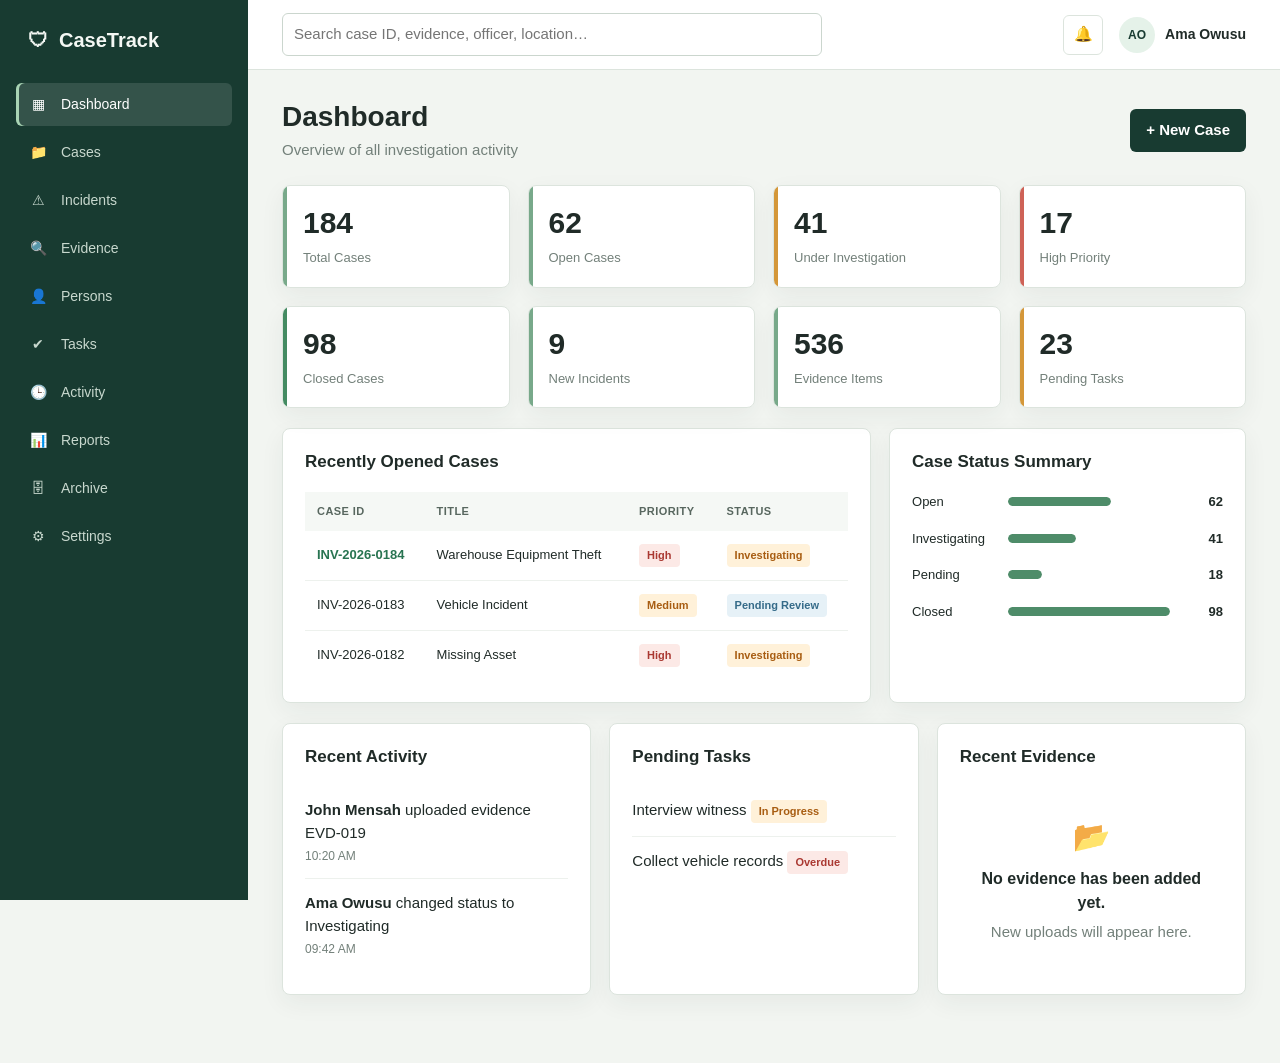
<file: index.html>
<!DOCTYPE html>
<html lang="en">
<head>
<meta charset="UTF-8">
<meta name="viewport" content="width=device-width,initial-scale=1">
<title>Dashboard | CaseTrack</title>
<link rel="stylesheet" href="css/styles.css">
</head>
<body>
<input type="checkbox" id="nav-toggle" class="nav-toggle" aria-label="Toggle navigation">
<div class="app">
  <aside class="sidebar">
    <div class="brand">🛡 <span>CaseTrack</span></div>
    <nav class="nav" aria-label="Main">
      <a href="index.html" class="active"><span class="ico">▦</span><span class="lbl">Dashboard</span></a>
      <a href="cases.html"><span class="ico">📁</span><span class="lbl">Cases</span></a>
      <a href="incident.html"><span class="ico">⚠</span><span class="lbl">Incidents</span></a>
      <a href="evidence.html"><span class="ico">🔍</span><span class="lbl">Evidence</span></a>
      <a href="persons.html"><span class="ico">👤</span><span class="lbl">Persons</span></a>
      <a href="tasks.html"><span class="ico">✔</span><span class="lbl">Tasks</span></a>
      <a href="activity.html"><span class="ico">🕒</span><span class="lbl">Activity</span></a>
      <a href="reports.html"><span class="ico">📊</span><span class="lbl">Reports</span></a>
      <a href="archive.html"><span class="ico">🗄</span><span class="lbl">Archive</span></a>
      <a href="settings.html"><span class="ico">⚙</span><span class="lbl">Settings</span></a>
    </nav>
  </aside>
  <div class="main-wrap">
    <header class="topbar">
      <label for="nav-toggle" class="menu-btn" aria-label="Open menu">☰</label>
      <form class="search" role="search">
        <label class="sr-only" for="q">Search</label>
        <input id="q" type="search" placeholder="Search case ID, evidence, officer, location…">
      </form>
      <button class="icon-btn" aria-label="Notifications">🔔</button>
      <div class="user"><span class="avatar">AO</span><span class="lbl">Ama Owusu</span></div>
    </header>

    <main>
      <div class="page-head">
        <div><h1>Dashboard</h1><p>Overview of all investigation activity</p></div>
        <a href="cases.html" class="btn btn-primary">+ New Case</a>
      </div>

      <section class="grid grid-4" aria-label="Statistics">
        <article class="card stat"><div class="num">184</div><div class="lbl">Total Cases</div></article>
        <article class="card stat"><div class="num">62</div><div class="lbl">Open Cases</div></article>
        <article class="card stat warn"><div class="num">41</div><div class="lbl">Under Investigation</div></article>
        <article class="card stat danger"><div class="num">17</div><div class="lbl">High Priority</div></article>
        <article class="card stat ok"><div class="num">98</div><div class="lbl">Closed Cases</div></article>
        <article class="card stat"><div class="num">9</div><div class="lbl">New Incidents</div></article>
        <article class="card stat"><div class="num">536</div><div class="lbl">Evidence Items</div></article>
        <article class="card stat warn"><div class="num">23</div><div class="lbl">Pending Tasks</div></article>
      </section>

      <div class="grid split">
        <section class="card">
          <h2>Recently Opened Cases</h2>
          <div class="table-wrap">
            <table class="stack">
              <thead><tr><th>Case ID</th><th>Title</th><th>Priority</th><th>Status</th></tr></thead>
              <tbody>
                <tr><td data-label="Case ID"><a href="case-details.html">INV-2026-0184</a></td><td data-label="Title">Warehouse Equipment Theft</td><td data-label="Priority"><span class="badge b-danger">High</span></td><td data-label="Status"><span class="badge b-warn">Investigating</span></td></tr>
                <tr><td data-label="Case ID">INV-2026-0183</td><td data-label="Title">Vehicle Incident</td><td data-label="Priority"><span class="badge b-warn">Medium</span></td><td data-label="Status"><span class="badge b-info">Pending Review</span></td></tr>
                <tr><td data-label="Case ID">INV-2026-0182</td><td data-label="Title">Missing Asset</td><td data-label="Priority"><span class="badge b-danger">High</span></td><td data-label="Status"><span class="badge b-warn">Investigating</span></td></tr>
              </tbody>
            </table>
          </div>
        </section>

        <aside class="card">
          <h2>Case Status Summary</h2>
          <div class="bar"><span>Open</span><i style="width:60%"></i><b>62</b></div>
          <div class="bar"><span>Investigating</span><i style="width:40%"></i><b>41</b></div>
          <div class="bar"><span>Pending</span><i style="width:20%"></i><b>18</b></div>
          <div class="bar"><span>Closed</span><i style="width:95%"></i><b>98</b></div>
        </aside>
      </div>

      <div class="grid grid-3">
        <section class="card">
          <h2>Recent Activity</h2>
          <ul class="list">
            <li><b>John Mensah</b> uploaded evidence EVD-019<div class="muted">10:20 AM</div></li>
            <li><b>Ama Owusu</b> changed status to Investigating<div class="muted">09:42 AM</div></li>
          </ul>
        </section>
        <section class="card">
          <h2>Pending Tasks</h2>
          <ul class="list">
            <li>Interview witness <span class="badge b-warn">In Progress</span></li>
            <li>Collect vehicle records <span class="badge b-danger">Overdue</span></li>
          </ul>
        </section>
        <section class="card">
          <h2>Recent Evidence</h2>
          <div class="state"><div class="big">📂</div><h3>No evidence has been added yet.</h3><p>New uploads will appear here.</p></div>
        </section>
      </div>
    </main>
  </div>
</div>
</body>
</html>
</file>
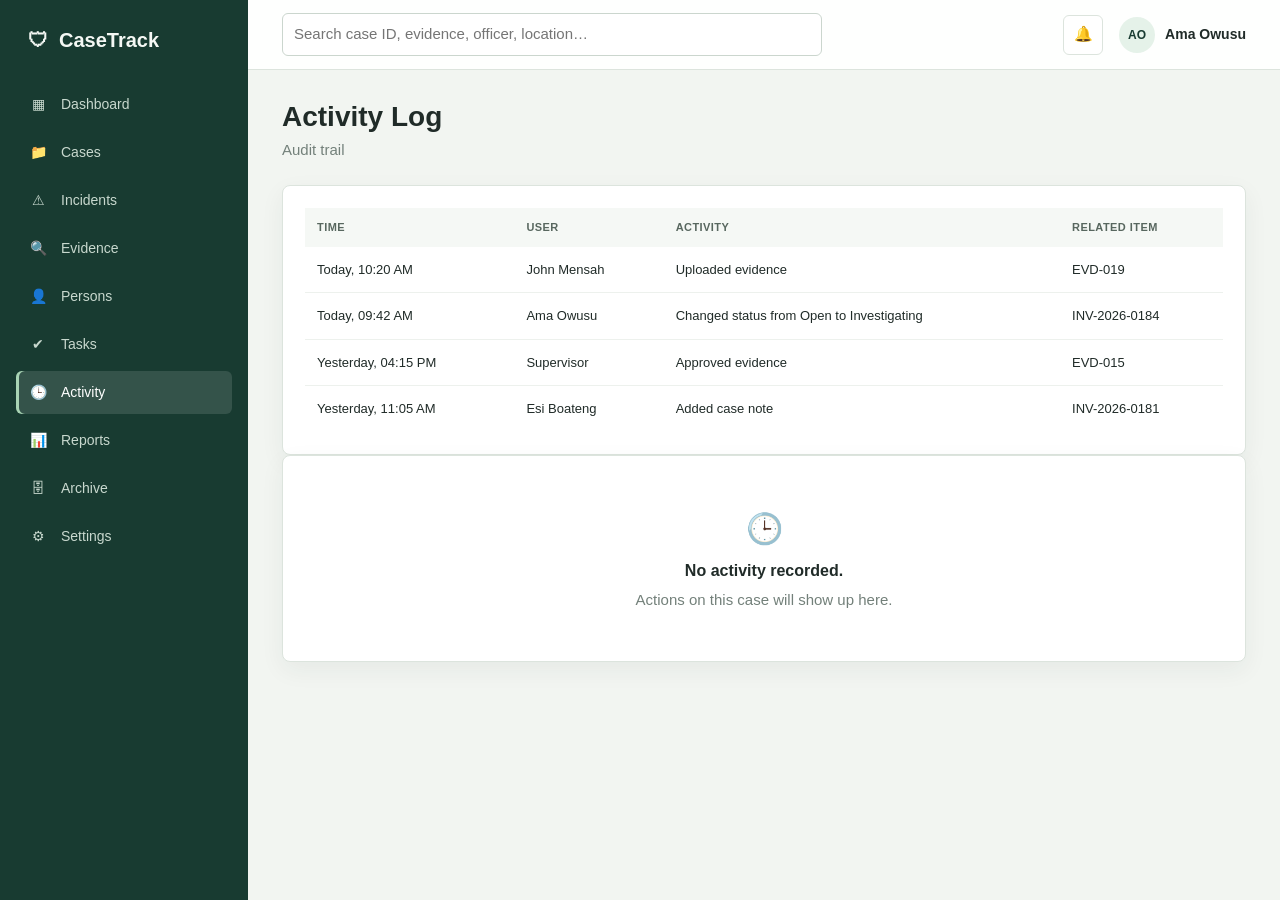
<file: activity.html>
<!DOCTYPE html>
<html lang="en">
<head>
<meta charset="UTF-8">
<meta name="viewport" content="width=device-width,initial-scale=1">
<title>Activity Log | CaseTrack</title>
<link rel="stylesheet" href="css/styles.css">
</head>
<body>
<input type="checkbox" id="nav-toggle" class="nav-toggle" aria-label="Toggle navigation">
<div class="app">
  <aside class="sidebar">
    <div class="brand">🛡 <span>CaseTrack</span></div>
    <nav class="nav" aria-label="Main">
      <a href="index.html"><span class="ico">▦</span><span class="lbl">Dashboard</span></a>
      <a href="cases.html"><span class="ico">📁</span><span class="lbl">Cases</span></a>
      <a href="incident.html"><span class="ico">⚠</span><span class="lbl">Incidents</span></a>
      <a href="evidence.html"><span class="ico">🔍</span><span class="lbl">Evidence</span></a>
      <a href="persons.html"><span class="ico">👤</span><span class="lbl">Persons</span></a>
      <a href="tasks.html"><span class="ico">✔</span><span class="lbl">Tasks</span></a>
      <a href="activity.html" class="active"><span class="ico">🕒</span><span class="lbl">Activity</span></a>
      <a href="reports.html"><span class="ico">📊</span><span class="lbl">Reports</span></a>
      <a href="archive.html"><span class="ico">🗄</span><span class="lbl">Archive</span></a>
      <a href="settings.html"><span class="ico">⚙</span><span class="lbl">Settings</span></a>
    </nav>
  </aside>
  <div class="main-wrap">
    <header class="topbar">
      <label for="nav-toggle" class="menu-btn" aria-label="Open menu">☰</label>
      <form class="search" role="search">
        <label class="sr-only" for="q">Search</label>
        <input id="q" type="search" placeholder="Search case ID, evidence, officer, location…">
      </form>
      <button class="icon-btn" aria-label="Notifications">🔔</button>
      <div class="user"><span class="avatar">AO</span><span class="lbl">Ama Owusu</span></div>
    </header>

    <main>
      <div class="page-head"><div><h1>Activity Log</h1><p>Audit trail</p></div></div>

      <section class="card">
        <div class="table-wrap">
          <table class="stack">
            <thead><tr><th>Time</th><th>User</th><th>Activity</th><th>Related Item</th></tr></thead>
            <tbody>
              <tr><td data-label="Time">Today, 10:20 AM</td><td data-label="User">John Mensah</td><td data-label="Activity">Uploaded evidence</td><td data-label="Related Item">EVD-019</td></tr>
              <tr><td data-label="Time">Today, 09:42 AM</td><td data-label="User">Ama Owusu</td><td data-label="Activity">Changed status from Open to Investigating</td><td data-label="Related Item">INV-2026-0184</td></tr>
              <tr><td data-label="Time">Yesterday, 04:15 PM</td><td data-label="User">Supervisor</td><td data-label="Activity">Approved evidence</td><td data-label="Related Item">EVD-015</td></tr>
              <tr><td data-label="Time">Yesterday, 11:05 AM</td><td data-label="User">Esi Boateng</td><td data-label="Activity">Added case note</td><td data-label="Related Item">INV-2026-0181</td></tr>
            </tbody>
          </table>
        </div>
      </section>

      <section class="card">
        <div class="state"><div class="big">🕒</div><h3>No activity recorded.</h3><p>Actions on this case will show up here.</p></div>
      </section>
    </main>
  </div>
</div>
</body>
</html>
</file>
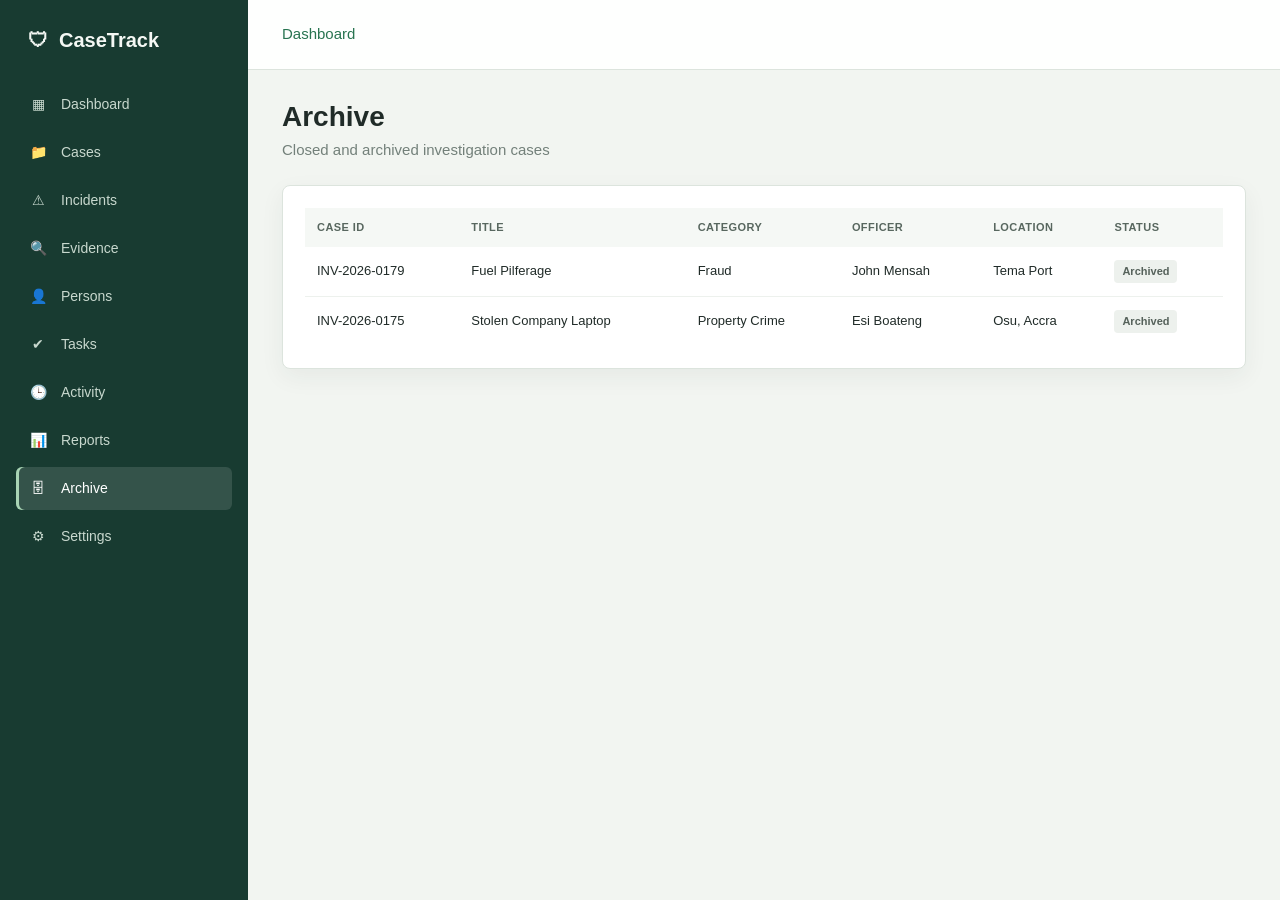
<file: archive.html>
<!DOCTYPE html>
<html lang="en">
<head>
<meta charset="UTF-8">
<meta name="viewport" content="width=device-width,initial-scale=1">
<title>Archive | CaseTrack</title>
<link rel="stylesheet" href="css/styles.css">
</head>
<body>
<div class="app">
  <aside class="sidebar">
    <div class="brand">🛡 <span>CaseTrack</span></div>
    <nav class="nav" aria-label="Main">
      <a href="index.html"><span class="ico">▦</span><span class="lbl">Dashboard</span></a>
      <a href="cases.html"><span class="ico">📁</span><span class="lbl">Cases</span></a>
      <a href="incident.html"><span class="ico">⚠</span><span class="lbl">Incidents</span></a>
      <a href="evidence.html"><span class="ico">🔍</span><span class="lbl">Evidence</span></a>
      <a href="persons.html"><span class="ico">👤</span><span class="lbl">Persons</span></a>
      <a href="tasks.html"><span class="ico">✔</span><span class="lbl">Tasks</span></a>
      <a href="activity.html"><span class="ico">🕒</span><span class="lbl">Activity</span></a>
      <a href="reports.html"><span class="ico">📊</span><span class="lbl">Reports</span></a>
      <a href="archive.html" class="active"><span class="ico">🗄</span><span class="lbl">Archive</span></a>
      <a href="settings.html"><span class="ico">⚙</span><span class="lbl">Settings</span></a>
    </nav>
  </aside>
  <div class="main-wrap">
    <header class="topbar"><a href="index.html">Dashboard</a></header>
    <main>
      <div class="page-head"><div><h1>Archive</h1><p>Closed and archived investigation cases</p></div></div>
      <section class="card">
        <div class="table-wrap">
          <table class="stack">
            <thead><tr><th>Case ID</th><th>Title</th><th>Category</th><th>Officer</th><th>Location</th><th>Status</th></tr></thead>
            <tbody>
              <tr><td data-label="Case ID">INV-2026-0179</td><td data-label="Title">Fuel Pilferage</td><td data-label="Category">Fraud</td><td data-label="Officer">John Mensah</td><td data-label="Location">Tema Port</td><td data-label="Status"><span class="badge">Archived</span></td></tr>
              <tr><td data-label="Case ID">INV-2026-0175</td><td data-label="Title">Stolen Company Laptop</td><td data-label="Category">Property Crime</td><td data-label="Officer">Esi Boateng</td><td data-label="Location">Osu, Accra</td><td data-label="Status"><span class="badge">Archived</span></td></tr>
            </tbody>
          </table>
        </div>
      </section>
    </main>
  </div>
</div>
</body>
</html>
</file>
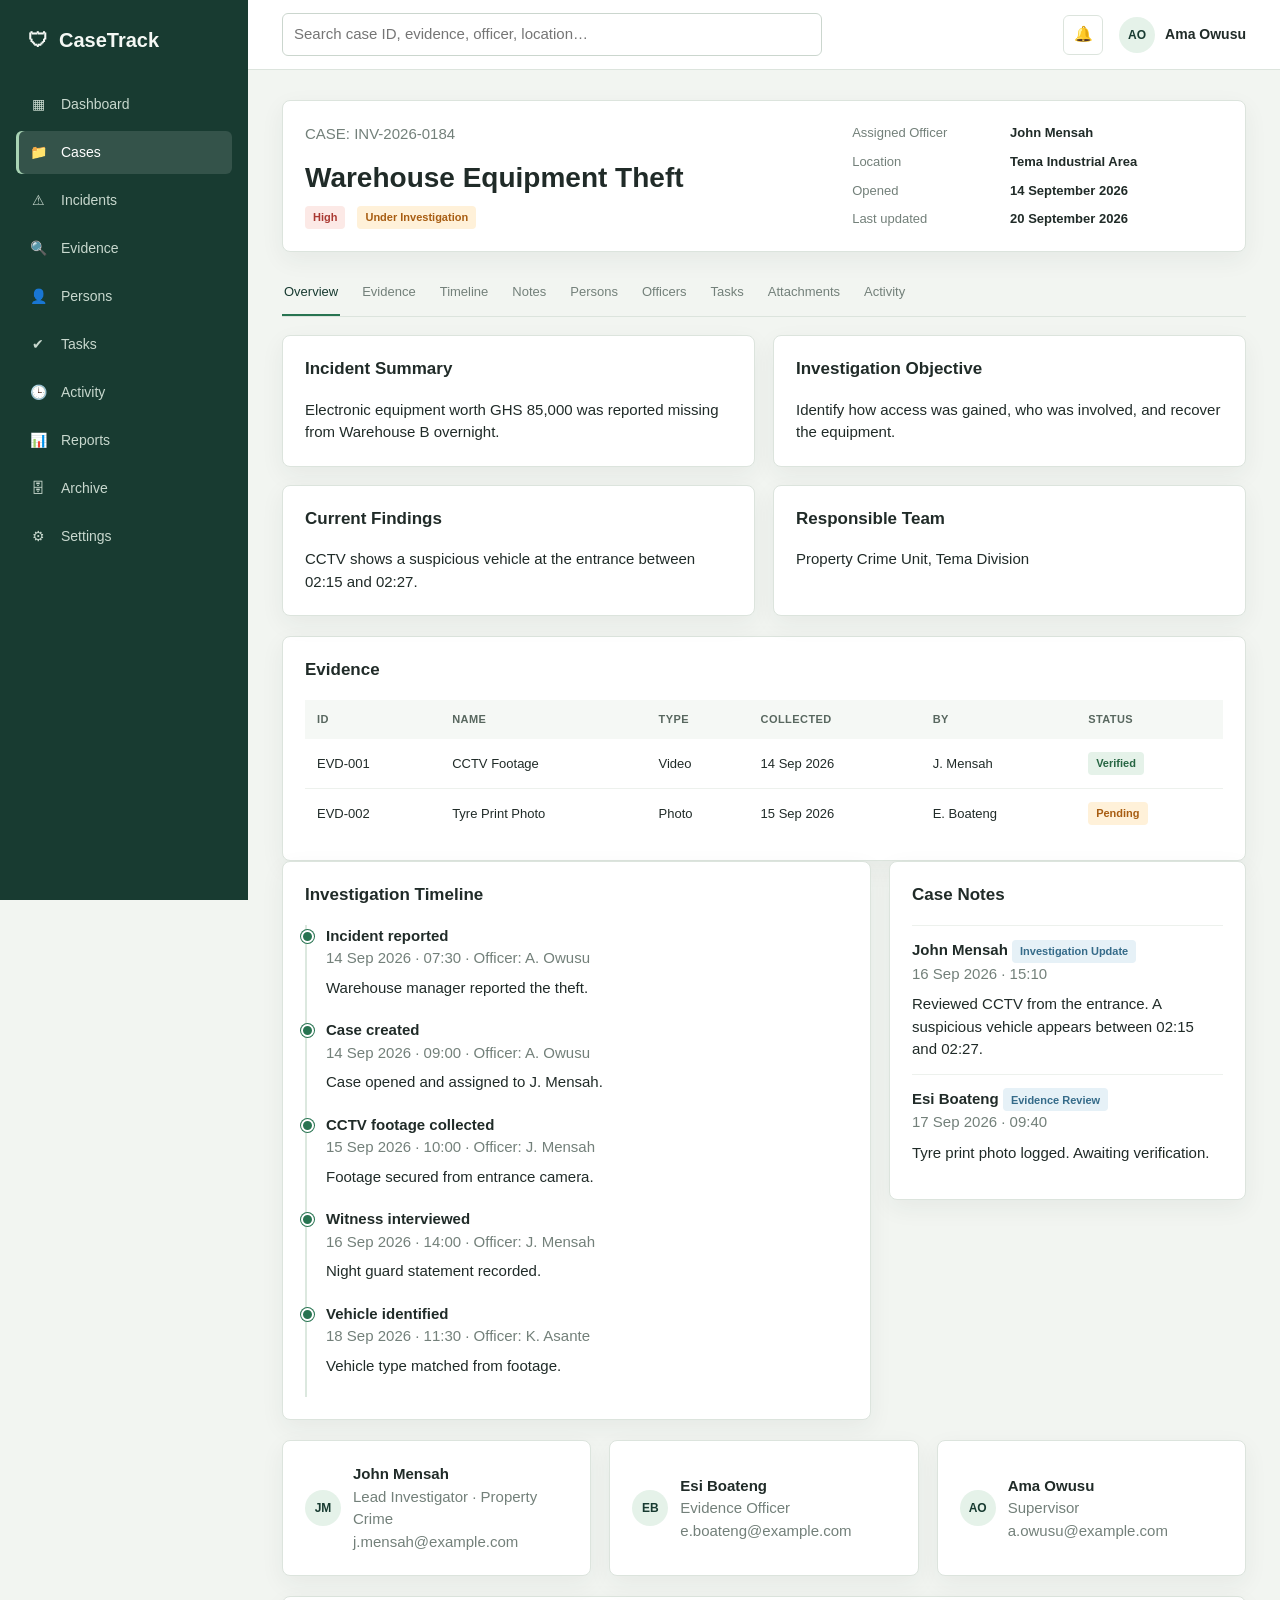
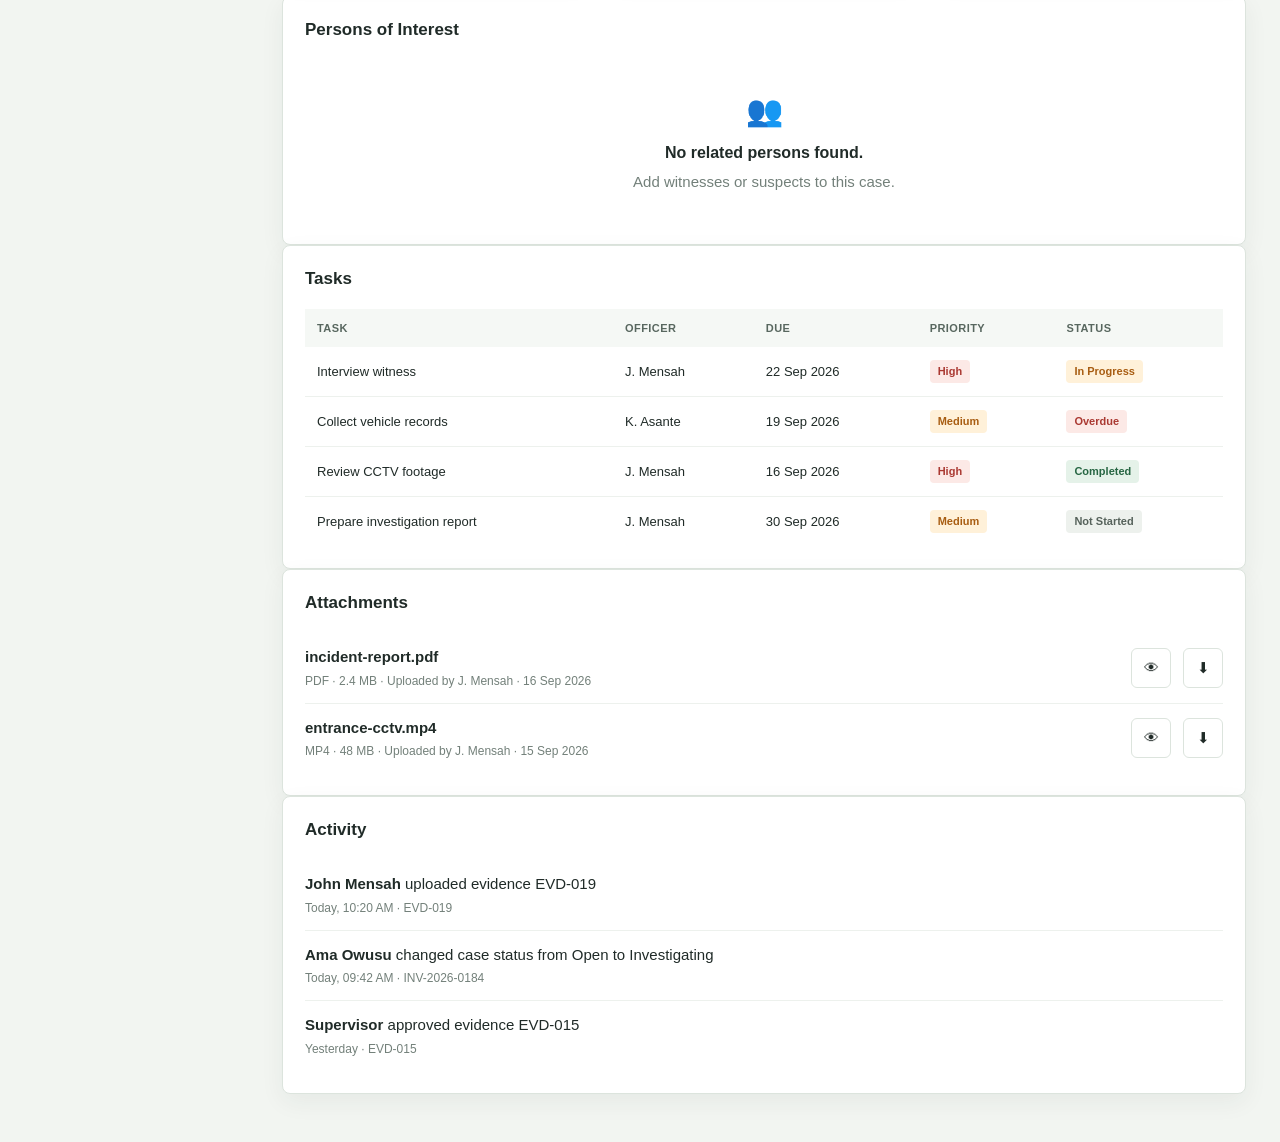
<file: case-details.html>
<!DOCTYPE html>
<html lang="en">
<head>
<meta charset="UTF-8">
<meta name="viewport" content="width=device-width,initial-scale=1">
<title>Case INV-2026-0184 | CaseTrack</title>
<link rel="stylesheet" href="css/styles.css">
</head>
<body>
<input type="checkbox" id="nav-toggle" class="nav-toggle" aria-label="Toggle navigation">
<div class="app">
  <aside class="sidebar">
    <div class="brand">🛡 <span>CaseTrack</span></div>
    <nav class="nav" aria-label="Main">
      <a href="index.html"><span class="ico">▦</span><span class="lbl">Dashboard</span></a>
      <a href="cases.html" class="active"><span class="ico">📁</span><span class="lbl">Cases</span></a>
      <a href="incident.html"><span class="ico">⚠</span><span class="lbl">Incidents</span></a>
      <a href="evidence.html"><span class="ico">🔍</span><span class="lbl">Evidence</span></a>
      <a href="persons.html"><span class="ico">👤</span><span class="lbl">Persons</span></a>
      <a href="tasks.html"><span class="ico">✔</span><span class="lbl">Tasks</span></a>
      <a href="activity.html"><span class="ico">🕒</span><span class="lbl">Activity</span></a>
      <a href="reports.html"><span class="ico">📊</span><span class="lbl">Reports</span></a>
      <a href="archive.html"><span class="ico">🗄</span><span class="lbl">Archive</span></a>
      <a href="settings.html"><span class="ico">⚙</span><span class="lbl">Settings</span></a>
    </nav>
  </aside>
  <div class="main-wrap">
    <header class="topbar">
      <label for="nav-toggle" class="menu-btn" aria-label="Open menu">☰</label>
      <form class="search" role="search">
        <label class="sr-only" for="q">Search</label>
        <input id="q" type="search" placeholder="Search case ID, evidence, officer, location…">
      </form>
      <button class="icon-btn" aria-label="Notifications">🔔</button>
      <div class="user"><span class="avatar">AO</span><span class="lbl">Ama Owusu</span></div>
    </header>

    <main>
      <section class="card case-header">
        <div>
          <p class="muted">CASE: INV-2026-0184</p>
          <h1>Warehouse Equipment Theft</h1>
          <div class="row" style="margin-top:8px">
            <span class="badge b-danger">High</span>
            <span class="badge b-warn">Under Investigation</span>
          </div>
        </div>
        <dl class="details">
          <dt>Assigned Officer</dt><dd>John Mensah</dd>
          <dt>Location</dt><dd>Tema Industrial Area</dd>
          <dt>Opened</dt><dd>14 September 2026</dd>
          <dt>Last updated</dt><dd>20 September 2026</dd>
        </dl>
      </section>

      <nav class="tabs" aria-label="Case sections">
        <a href="#overview" class="active">Overview</a>
        <a href="#evidence">Evidence</a>
        <a href="#timeline">Timeline</a>
        <a href="#notes">Notes</a>
        <a href="#persons">Persons</a>
        <a href="#officers">Officers</a>
        <a href="#tasks">Tasks</a>
        <a href="#files">Attachments</a>
        <a href="#activity">Activity</a>
      </nav>

      <section id="overview" class="grid grid-2">
        <article class="card"><h2>Incident Summary</h2><p>Electronic equipment worth GHS 85,000 was reported missing from Warehouse B overnight.</p></article>
        <article class="card"><h2>Investigation Objective</h2><p>Identify how access was gained, who was involved, and recover the equipment.</p></article>
        <article class="card"><h2>Current Findings</h2><p>CCTV shows a suspicious vehicle at the entrance between 02:15 and 02:27.</p></article>
        <article class="card"><h2>Responsible Team</h2><p>Property Crime Unit, Tema Division</p></article>
      </section>

      <section id="evidence" class="card">
        <h2>Evidence</h2>
        <div class="table-wrap">
          <table class="stack">
            <thead><tr><th>ID</th><th>Name</th><th>Type</th><th>Collected</th><th>By</th><th>Status</th></tr></thead>
            <tbody>
              <tr><td data-label="ID">EVD-001</td><td data-label="Name">CCTV Footage</td><td data-label="Type">Video</td><td data-label="Collected">14 Sep 2026</td><td data-label="By">J. Mensah</td><td data-label="Status"><span class="badge b-ok">Verified</span></td></tr>
              <tr><td data-label="ID">EVD-002</td><td data-label="Name">Tyre Print Photo</td><td data-label="Type">Photo</td><td data-label="Collected">15 Sep 2026</td><td data-label="By">E. Boateng</td><td data-label="Status"><span class="badge b-warn">Pending</span></td></tr>
            </tbody>
          </table>
        </div>
      </section>

      <div class="grid split">
        <section id="timeline" class="card">
          <h2>Investigation Timeline</h2>
          <div class="timeline">
            <div class="tl-item"><b>Incident reported</b><div class="muted">14 Sep 2026 · 07:30 · Officer: A. Owusu</div><p>Warehouse manager reported the theft.</p></div>
            <div class="tl-item"><b>Case created</b><div class="muted">14 Sep 2026 · 09:00 · Officer: A. Owusu</div><p>Case opened and assigned to J. Mensah.</p></div>
            <div class="tl-item"><b>CCTV footage collected</b><div class="muted">15 Sep 2026 · 10:00 · Officer: J. Mensah</div><p>Footage secured from entrance camera.</p></div>
            <div class="tl-item"><b>Witness interviewed</b><div class="muted">16 Sep 2026 · 14:00 · Officer: J. Mensah</div><p>Night guard statement recorded.</p></div>
            <div class="tl-item"><b>Vehicle identified</b><div class="muted">18 Sep 2026 · 11:30 · Officer: K. Asante</div><p>Vehicle type matched from footage.</p></div>
          </div>
        </section>

        <aside>
          <section id="notes" class="card">
            <h2>Case Notes</h2>
            <div class="note">
              <b>John Mensah</b> <span class="badge b-info">Investigation Update</span>
              <div class="muted">16 Sep 2026 · 15:10</div>
              <p>Reviewed CCTV from the entrance. A suspicious vehicle appears between 02:15 and 02:27.</p>
            </div>
            <div class="note">
              <b>Esi Boateng</b> <span class="badge b-info">Evidence Review</span>
              <div class="muted">17 Sep 2026 · 09:40</div>
              <p>Tyre print photo logged. Awaiting verification.</p>
            </div>
          </section>
        </aside>
      </div>

      <section id="officers" class="grid grid-3">
        <article class="card row"><span class="avatar">JM</span><div><b>John Mensah</b><div class="muted">Lead Investigator · Property Crime</div><div class="muted">j.mensah@example.com</div></div></article>
        <article class="card row"><span class="avatar">EB</span><div><b>Esi Boateng</b><div class="muted">Evidence Officer</div><div class="muted">e.boateng@example.com</div></div></article>
        <article class="card row"><span class="avatar">AO</span><div><b>Ama Owusu</b><div class="muted">Supervisor</div><div class="muted">a.owusu@example.com</div></div></article>
      </section>

      <section id="persons" class="card">
        <h2>Persons of Interest</h2>
        <div class="state"><div class="big">👥</div><h3>No related persons found.</h3><p>Add witnesses or suspects to this case.</p></div>
      </section>

      <section id="tasks" class="card">
        <h2>Tasks</h2>
        <div class="table-wrap">
          <table class="stack">
            <thead><tr><th>Task</th><th>Officer</th><th>Due</th><th>Priority</th><th>Status</th></tr></thead>
            <tbody>
              <tr><td data-label="Task">Interview witness</td><td data-label="Officer">J. Mensah</td><td data-label="Due">22 Sep 2026</td><td data-label="Priority"><span class="badge b-danger">High</span></td><td data-label="Status"><span class="badge b-warn">In Progress</span></td></tr>
              <tr><td data-label="Task">Collect vehicle records</td><td data-label="Officer">K. Asante</td><td data-label="Due">19 Sep 2026</td><td data-label="Priority"><span class="badge b-warn">Medium</span></td><td data-label="Status"><span class="badge b-danger">Overdue</span></td></tr>
              <tr><td data-label="Task">Review CCTV footage</td><td data-label="Officer">J. Mensah</td><td data-label="Due">16 Sep 2026</td><td data-label="Priority"><span class="badge b-danger">High</span></td><td data-label="Status"><span class="badge b-ok">Completed</span></td></tr>
              <tr><td data-label="Task">Prepare investigation report</td><td data-label="Officer">J. Mensah</td><td data-label="Due">30 Sep 2026</td><td data-label="Priority"><span class="badge b-warn">Medium</span></td><td data-label="Status"><span class="badge">Not Started</span></td></tr>
            </tbody>
          </table>
        </div>
      </section>

      <section id="files" class="card">
        <h2>Attachments</h2>
        <ul class="list">
          <li class="row between">
            <div><b>incident-report.pdf</b><div class="muted">PDF · 2.4 MB · Uploaded by J. Mensah · 16 Sep 2026</div></div>
            <div class="row"><button class="icon-btn" aria-label="Preview incident-report.pdf">👁</button><button class="icon-btn" aria-label="Download incident-report.pdf">⬇</button></div>
          </li>
          <li class="row between">
            <div><b>entrance-cctv.mp4</b><div class="muted">MP4 · 48 MB · Uploaded by J. Mensah · 15 Sep 2026</div></div>
            <div class="row"><button class="icon-btn" aria-label="Preview entrance-cctv.mp4">👁</button><button class="icon-btn" aria-label="Download entrance-cctv.mp4">⬇</button></div>
          </li>
        </ul>
      </section>

      <section id="activity" class="card">
        <h2>Activity</h2>
        <ul class="list">
          <li><b>John Mensah</b> uploaded evidence EVD-019<div class="muted">Today, 10:20 AM · EVD-019</div></li>
          <li><b>Ama Owusu</b> changed case status from Open to Investigating<div class="muted">Today, 09:42 AM · INV-2026-0184</div></li>
          <li><b>Supervisor</b> approved evidence EVD-015<div class="muted">Yesterday · EVD-015</div></li>
        </ul>
      </section>
    </main>
  </div>
</div>
</body>
</html>
</file>
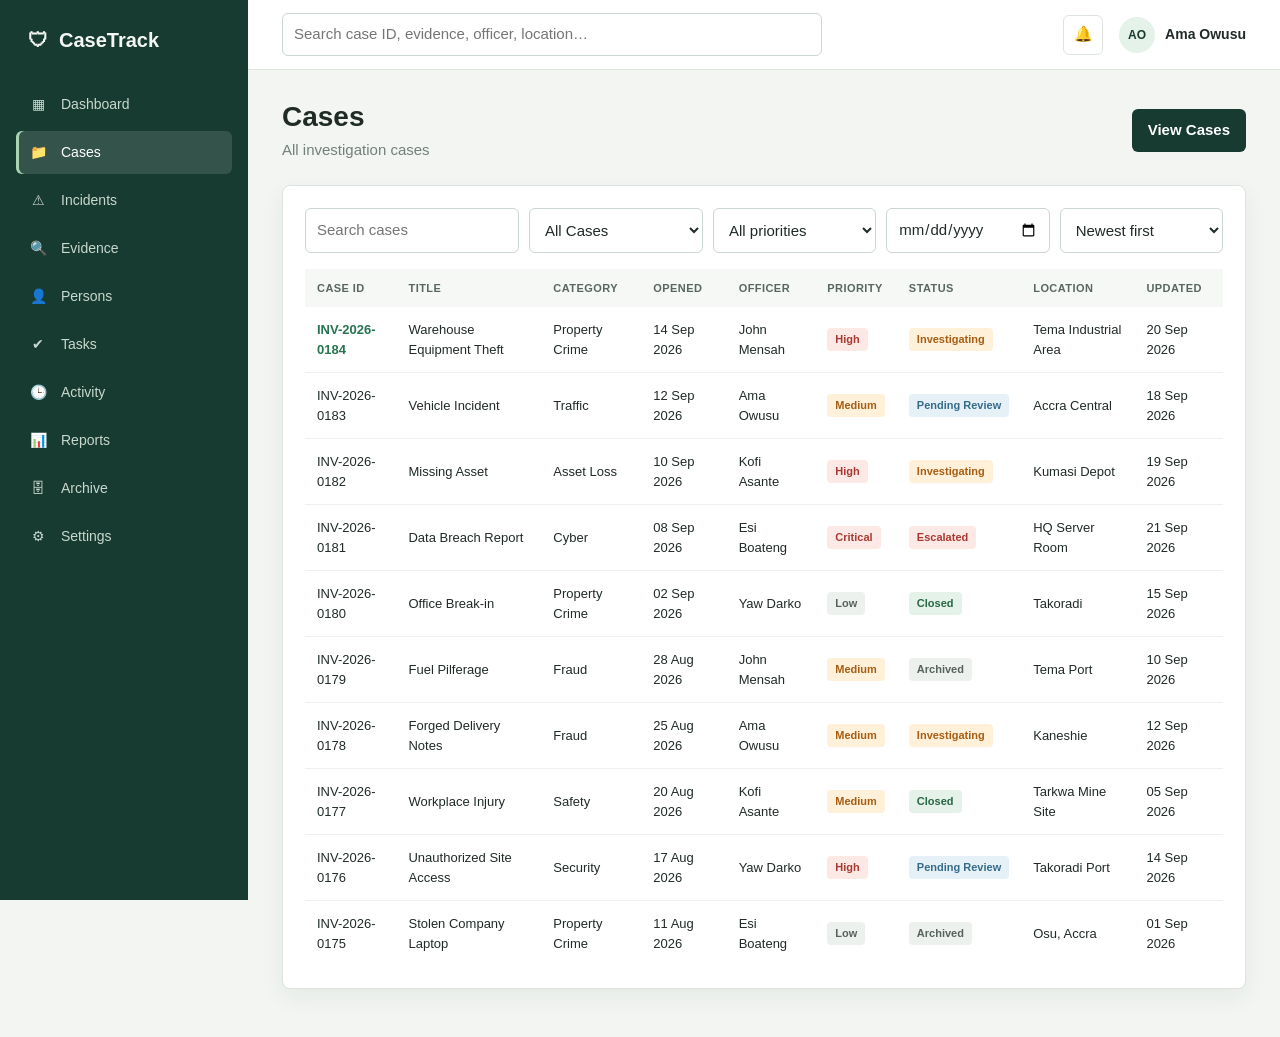
<file: cases.html>
<!DOCTYPE html>
<html lang="en">
<head>
<meta charset="UTF-8">
<meta name="viewport" content="width=device-width,initial-scale=1">
<title>Cases | CaseTrack</title>
<link rel="stylesheet" href="css/styles.css">
</head>
<body>
<input type="checkbox" id="nav-toggle" class="nav-toggle" aria-label="Toggle navigation">
<div class="app">
  <aside class="sidebar">
    <div class="brand">🛡 <span>CaseTrack</span></div>
    <nav class="nav" aria-label="Main">
      <a href="index.html"><span class="ico">▦</span><span class="lbl">Dashboard</span></a>
      <a href="cases.html" class="active"><span class="ico">📁</span><span class="lbl">Cases</span></a>
      <a href="incident.html"><span class="ico">⚠</span><span class="lbl">Incidents</span></a>
      <a href="evidence.html"><span class="ico">🔍</span><span class="lbl">Evidence</span></a>
      <a href="persons.html"><span class="ico">👤</span><span class="lbl">Persons</span></a>
      <a href="tasks.html"><span class="ico">✔</span><span class="lbl">Tasks</span></a>
      <a href="activity.html"><span class="ico">🕒</span><span class="lbl">Activity</span></a>
      <a href="reports.html"><span class="ico">📊</span><span class="lbl">Reports</span></a>
      <a href="archive.html"><span class="ico">🗄</span><span class="lbl">Archive</span></a>
      <a href="settings.html"><span class="ico">⚙</span><span class="lbl">Settings</span></a>
    </nav>
  </aside>
  <div class="main-wrap">
    <header class="topbar">
      <label for="nav-toggle" class="menu-btn" aria-label="Open menu">☰</label>
      <form class="search" role="search">
        <label class="sr-only" for="q">Search</label>
        <input id="q" type="search" placeholder="Search case ID, evidence, officer, location…">
      </form>
      <button class="icon-btn" aria-label="Notifications">🔔</button>
      <div class="user"><span class="avatar">AO</span><span class="lbl">Ama Owusu</span></div>
    </header>

    <main>
      <div class="page-head">
        <div><h1>Cases</h1><p>All investigation cases</p></div>
        <a href="cases.html" class="btn btn-primary">View Cases</a>
      </div>

      <section class="card">
        <form class="filters" style="margin-bottom:16px" role="search">
          <label class="sr-only" for="s">Search cases</label>
          <input id="s" type="search" placeholder="Search cases">
          <label class="sr-only" for="st">Status</label>
          <select id="st"><option>All Cases</option><option>Open</option><option>Under Investigation</option><option>Pending Review</option><option>Closed</option><option>Archived</option></select>
          <label class="sr-only" for="pr">Priority</label>
          <select id="pr"><option>All priorities</option><option>Low</option><option>Medium</option><option>High</option><option>Critical</option></select>
          <label class="sr-only" for="dt">Date</label>
          <input id="dt" type="date">
          <label class="sr-only" for="so">Sort</label>
          <select id="so"><option>Newest first</option><option>Oldest first</option><option>Priority</option></select>
        </form>

        <div class="table-wrap">
          <table class="stack">
            <thead>
              <tr><th>Case ID</th><th>Title</th><th>Category</th><th>Opened</th><th>Officer</th><th>Priority</th><th>Status</th><th>Location</th><th>Updated</th></tr>
            </thead>
            <tbody>
              <tr><td data-label="Case ID"><a href="case-details.html">INV-2026-0184</a></td><td data-label="Title">Warehouse Equipment Theft</td><td data-label="Category">Property Crime</td><td data-label="Opened">14 Sep 2026</td><td data-label="Officer">John Mensah</td><td data-label="Priority"><span class="badge b-danger">High</span></td><td data-label="Status"><span class="badge b-warn">Investigating</span></td><td data-label="Location">Tema Industrial Area</td><td data-label="Updated">20 Sep 2026</td></tr>
              <tr><td data-label="Case ID">INV-2026-0183</td><td data-label="Title">Vehicle Incident</td><td data-label="Category">Traffic</td><td data-label="Opened">12 Sep 2026</td><td data-label="Officer">Ama Owusu</td><td data-label="Priority"><span class="badge b-warn">Medium</span></td><td data-label="Status"><span class="badge b-info">Pending Review</span></td><td data-label="Location">Accra Central</td><td data-label="Updated">18 Sep 2026</td></tr>
              <tr><td data-label="Case ID">INV-2026-0182</td><td data-label="Title">Missing Asset</td><td data-label="Category">Asset Loss</td><td data-label="Opened">10 Sep 2026</td><td data-label="Officer">Kofi Asante</td><td data-label="Priority"><span class="badge b-danger">High</span></td><td data-label="Status"><span class="badge b-warn">Investigating</span></td><td data-label="Location">Kumasi Depot</td><td data-label="Updated">19 Sep 2026</td></tr>
              <tr><td data-label="Case ID">INV-2026-0181</td><td data-label="Title">Data Breach Report</td><td data-label="Category">Cyber</td><td data-label="Opened">08 Sep 2026</td><td data-label="Officer">Esi Boateng</td><td data-label="Priority"><span class="badge b-danger">Critical</span></td><td data-label="Status"><span class="badge b-danger">Escalated</span></td><td data-label="Location">HQ Server Room</td><td data-label="Updated">21 Sep 2026</td></tr>
              <tr><td data-label="Case ID">INV-2026-0180</td><td data-label="Title">Office Break-in</td><td data-label="Category">Property Crime</td><td data-label="Opened">02 Sep 2026</td><td data-label="Officer">Yaw Darko</td><td data-label="Priority"><span class="badge">Low</span></td><td data-label="Status"><span class="badge b-ok">Closed</span></td><td data-label="Location">Takoradi</td><td data-label="Updated">15 Sep 2026</td></tr>
              <tr><td data-label="Case ID">INV-2026-0179</td><td data-label="Title">Fuel Pilferage</td><td data-label="Category">Fraud</td><td data-label="Opened">28 Aug 2026</td><td data-label="Officer">John Mensah</td><td data-label="Priority"><span class="badge b-warn">Medium</span></td><td data-label="Status"><span class="badge">Archived</span></td><td data-label="Location">Tema Port</td><td data-label="Updated">10 Sep 2026</td></tr>
              <tr><td data-label="Case ID">INV-2026-0178</td><td data-label="Title">Forged Delivery Notes</td><td data-label="Category">Fraud</td><td data-label="Opened">25 Aug 2026</td><td data-label="Officer">Ama Owusu</td><td data-label="Priority"><span class="badge b-warn">Medium</span></td><td data-label="Status"><span class="badge b-warn">Investigating</span></td><td data-label="Location">Kaneshie</td><td data-label="Updated">12 Sep 2026</td></tr>
              <tr><td data-label="Case ID">INV-2026-0177</td><td data-label="Title">Workplace Injury</td><td data-label="Category">Safety</td><td data-label="Opened">20 Aug 2026</td><td data-label="Officer">Kofi Asante</td><td data-label="Priority"><span class="badge b-warn">Medium</span></td><td data-label="Status"><span class="badge b-ok">Closed</span></td><td data-label="Location">Tarkwa Mine Site</td><td data-label="Updated">05 Sep 2026</td></tr>
              <tr><td data-label="Case ID">INV-2026-0176</td><td data-label="Title">Unauthorized Site Access</td><td data-label="Category">Security</td><td data-label="Opened">17 Aug 2026</td><td data-label="Officer">Yaw Darko</td><td data-label="Priority"><span class="badge b-danger">High</span></td><td data-label="Status"><span class="badge b-info">Pending Review</span></td><td data-label="Location">Takoradi Port</td><td data-label="Updated">14 Sep 2026</td></tr>
              <tr><td data-label="Case ID">INV-2026-0175</td><td data-label="Title">Stolen Company Laptop</td><td data-label="Category">Property Crime</td><td data-label="Opened">11 Aug 2026</td><td data-label="Officer">Esi Boateng</td><td data-label="Priority"><span class="badge">Low</span></td><td data-label="Status"><span class="badge">Archived</span></td><td data-label="Location">Osu, Accra</td><td data-label="Updated">01 Sep 2026</td></tr>
            </tbody>
          </table>
        </div>
      </section>
    </main>
  </div>
</div>
</body>
</html>
</file>
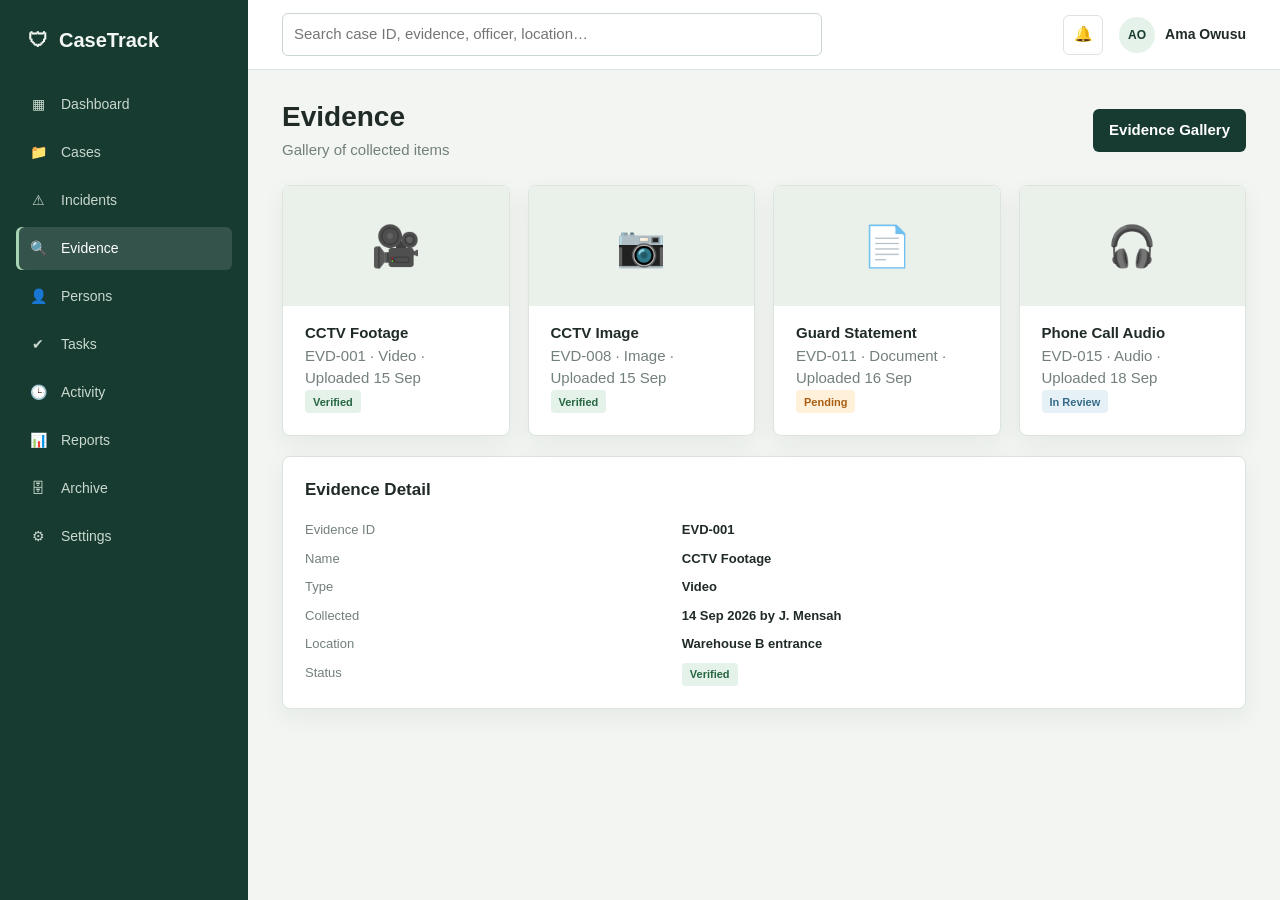
<file: evidence.html>
<!DOCTYPE html>
<html lang="en">
<head>
<meta charset="UTF-8">
<meta name="viewport" content="width=device-width,initial-scale=1">
<title>Evidence | CaseTrack</title>
<link rel="stylesheet" href="css/styles.css">
</head>
<body>
<input type="checkbox" id="nav-toggle" class="nav-toggle" aria-label="Toggle navigation">
<div class="app">
  <aside class="sidebar">
    <div class="brand">🛡 <span>CaseTrack</span></div>
    <nav class="nav" aria-label="Main">
      <a href="index.html"><span class="ico">▦</span><span class="lbl">Dashboard</span></a>
      <a href="cases.html"><span class="ico">📁</span><span class="lbl">Cases</span></a>
      <a href="incident.html"><span class="ico">⚠</span><span class="lbl">Incidents</span></a>
      <a href="evidence.html" class="active"><span class="ico">🔍</span><span class="lbl">Evidence</span></a>
      <a href="persons.html"><span class="ico">👤</span><span class="lbl">Persons</span></a>
      <a href="tasks.html"><span class="ico">✔</span><span class="lbl">Tasks</span></a>
      <a href="activity.html"><span class="ico">🕒</span><span class="lbl">Activity</span></a>
      <a href="reports.html"><span class="ico">📊</span><span class="lbl">Reports</span></a>
      <a href="archive.html"><span class="ico">🗄</span><span class="lbl">Archive</span></a>
      <a href="settings.html"><span class="ico">⚙</span><span class="lbl">Settings</span></a>
    </nav>
  </aside>
  <div class="main-wrap">
    <header class="topbar">
      <label for="nav-toggle" class="menu-btn" aria-label="Open menu">☰</label>
      <form class="search" role="search">
        <label class="sr-only" for="q">Search</label>
        <input id="q" type="search" placeholder="Search case ID, evidence, officer, location…">
      </form>
      <button class="icon-btn" aria-label="Notifications">🔔</button>
      <div class="user"><span class="avatar">AO</span><span class="lbl">Ama Owusu</span></div>
    </header>

    <main>
      <div class="page-head">
        <div><h1>Evidence</h1><p>Gallery of collected items</p></div>
        <a href="evidence.html" class="btn btn-primary">Evidence Gallery</a>
      </div>

      <section class="grid grid-4" aria-label="Evidence gallery">
        <article class="card"><div class="thumb">🎥</div><b>CCTV Footage</b><div class="muted">EVD-001 · Video · Uploaded 15 Sep</div><span class="badge b-ok">Verified</span></article>
        <article class="card"><div class="thumb">📷</div><b>CCTV Image</b><div class="muted">EVD-008 · Image · Uploaded 15 Sep</div><span class="badge b-ok">Verified</span></article>
        <article class="card"><div class="thumb">📄</div><b>Guard Statement</b><div class="muted">EVD-011 · Document · Uploaded 16 Sep</div><span class="badge b-warn">Pending</span></article>
        <article class="card"><div class="thumb">🎧</div><b>Phone Call Audio</b><div class="muted">EVD-015 · Audio · Uploaded 18 Sep</div><span class="badge b-info">In Review</span></article>
      </section>

      <section class="card">
        <h2>Evidence Detail</h2>
        <dl class="details">
          <dt>Evidence ID</dt><dd>EVD-001</dd>
          <dt>Name</dt><dd>CCTV Footage</dd>
          <dt>Type</dt><dd>Video</dd>
          <dt>Collected</dt><dd>14 Sep 2026 by J. Mensah</dd>
          <dt>Location</dt><dd>Warehouse B entrance</dd>
          <dt>Status</dt><dd><span class="badge b-ok">Verified</span></dd>
        </dl>
      </section>
    </main>
  </div>
</div>
</body>
</html>
</file>
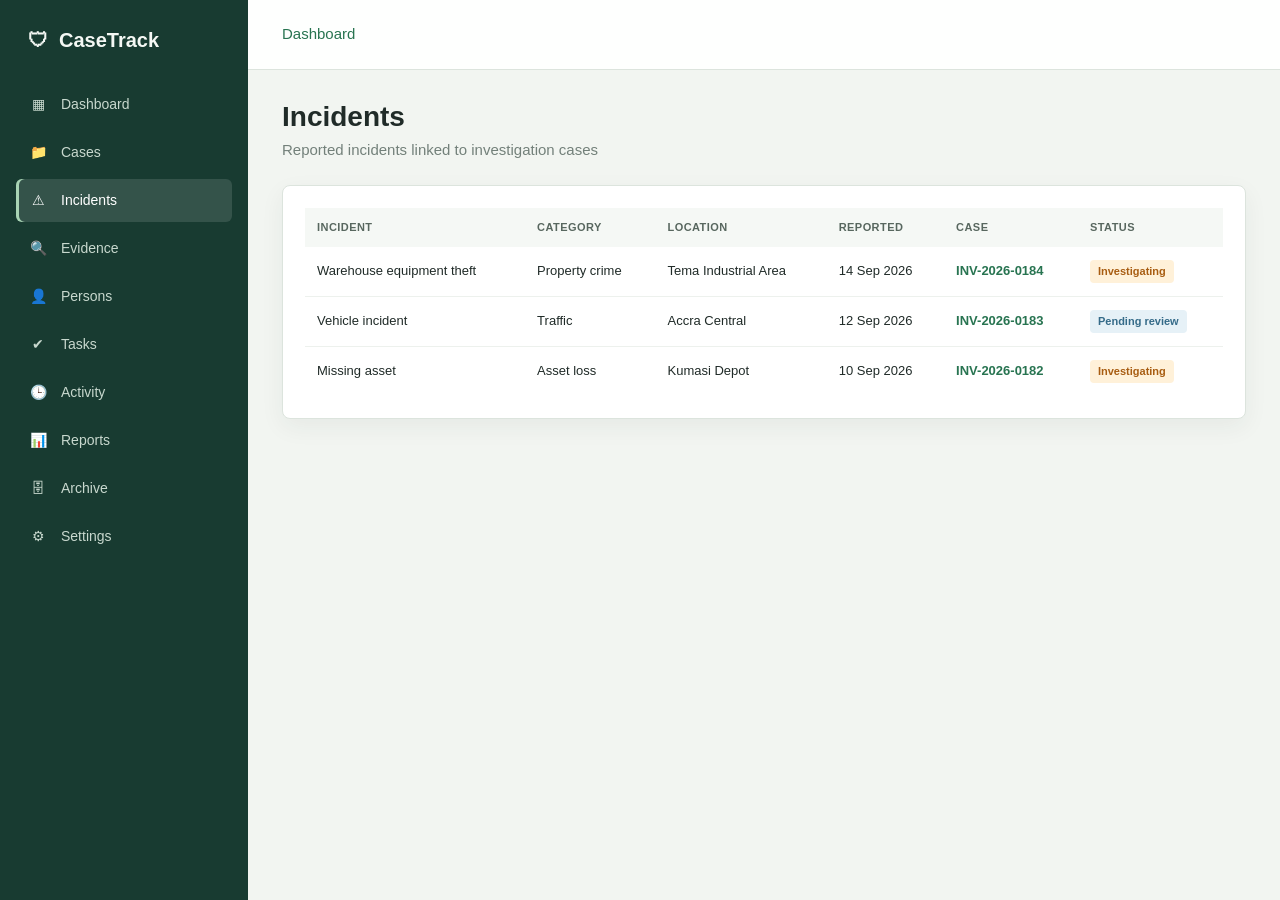
<file: incident.html>
<!DOCTYPE html>
<html lang="en">
<head>
<meta charset="UTF-8">
<meta name="viewport" content="width=device-width,initial-scale=1">
<title>Incidents | CaseTrack</title>
<link rel="stylesheet" href="css/styles.css">
</head>
<body>
<div class="app">
  <aside class="sidebar">
    <div class="brand">🛡 <span>CaseTrack</span></div>
    <nav class="nav" aria-label="Main">
      <a href="index.html"><span class="ico">▦</span><span class="lbl">Dashboard</span></a>
      <a href="cases.html"><span class="ico">📁</span><span class="lbl">Cases</span></a>
      <a href="incident.html" class="active"><span class="ico">⚠</span><span class="lbl">Incidents</span></a>
      <a href="evidence.html"><span class="ico">🔍</span><span class="lbl">Evidence</span></a>
      <a href="persons.html"><span class="ico">👤</span><span class="lbl">Persons</span></a>
      <a href="tasks.html"><span class="ico">✔</span><span class="lbl">Tasks</span></a>
      <a href="activity.html"><span class="ico">🕒</span><span class="lbl">Activity</span></a>
      <a href="reports.html"><span class="ico">📊</span><span class="lbl">Reports</span></a>
      <a href="archive.html"><span class="ico">🗄</span><span class="lbl">Archive</span></a>
      <a href="settings.html"><span class="ico">⚙</span><span class="lbl">Settings</span></a>
    </nav>
  </aside>
  <div class="main-wrap">
    <header class="topbar"><a href="index.html">Dashboard</a></header>
    <main>
      <div class="page-head"><div><h1>Incidents</h1><p>Reported incidents linked to investigation cases</p></div></div>
      <section class="card">
        <div class="table-wrap">
          <table class="stack">
            <thead><tr><th>Incident</th><th>Category</th><th>Location</th><th>Reported</th><th>Case</th><th>Status</th></tr></thead>
            <tbody>
              <tr><td data-label="Incident">Warehouse equipment theft</td><td data-label="Category">Property crime</td><td data-label="Location">Tema Industrial Area</td><td data-label="Reported">14 Sep 2026</td><td data-label="Case"><a href="case-details.html">INV-2026-0184</a></td><td data-label="Status"><span class="badge b-warn">Investigating</span></td></tr>
              <tr><td data-label="Incident">Vehicle incident</td><td data-label="Category">Traffic</td><td data-label="Location">Accra Central</td><td data-label="Reported">12 Sep 2026</td><td data-label="Case"><a href="cases.html">INV-2026-0183</a></td><td data-label="Status"><span class="badge b-info">Pending review</span></td></tr>
              <tr><td data-label="Incident">Missing asset</td><td data-label="Category">Asset loss</td><td data-label="Location">Kumasi Depot</td><td data-label="Reported">10 Sep 2026</td><td data-label="Case"><a href="cases.html">INV-2026-0182</a></td><td data-label="Status"><span class="badge b-warn">Investigating</span></td></tr>
            </tbody>
          </table>
        </div>
      </section>
    </main>
  </div>
</div>
</body>
</html>
</file>
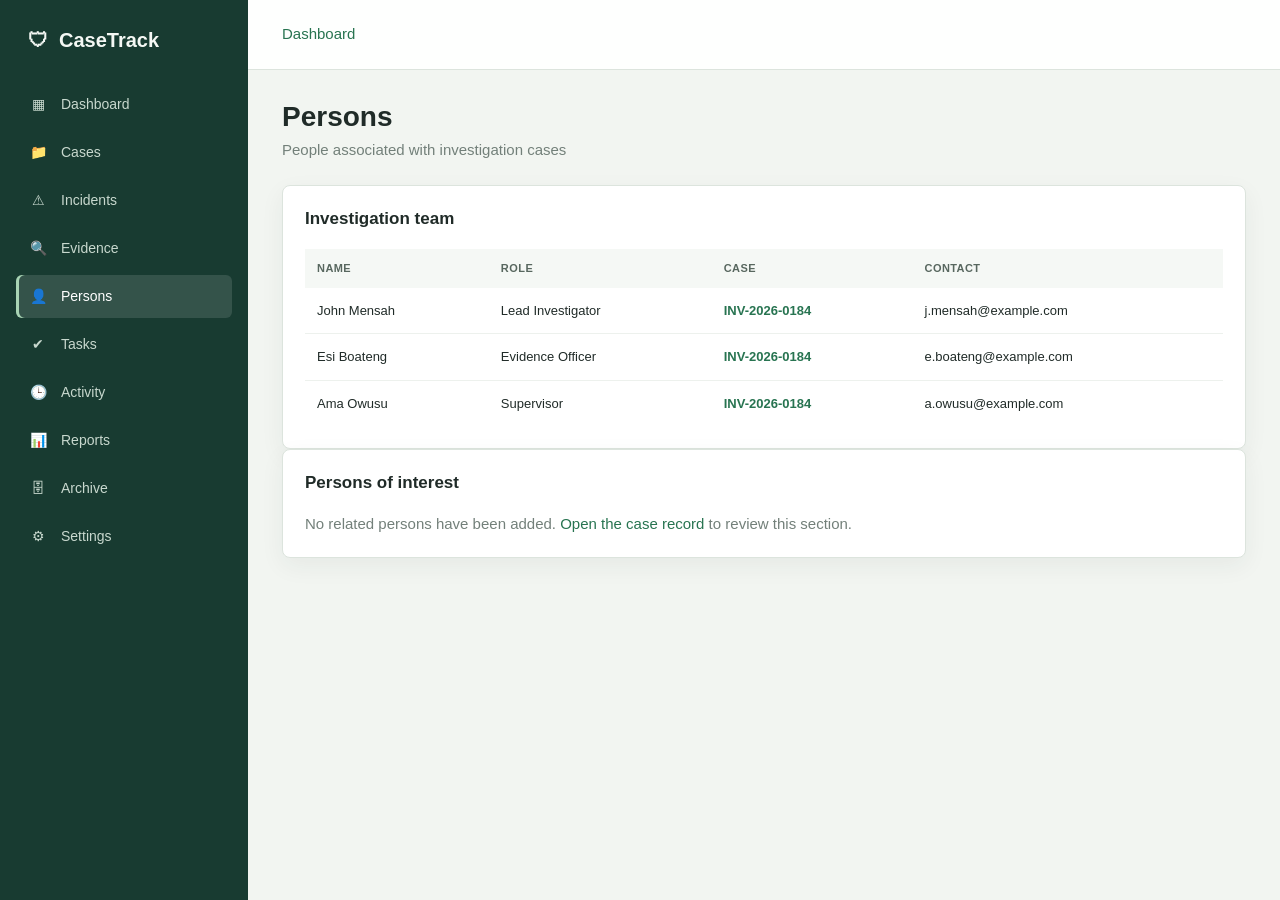
<file: persons.html>
<!DOCTYPE html>
<html lang="en">
<head>
<meta charset="UTF-8">
<meta name="viewport" content="width=device-width,initial-scale=1">
<title>Persons | CaseTrack</title>
<link rel="stylesheet" href="css/styles.css">
</head>
<body>
<div class="app">
  <aside class="sidebar">
    <div class="brand">🛡 <span>CaseTrack</span></div>
    <nav class="nav" aria-label="Main">
      <a href="index.html"><span class="ico">▦</span><span class="lbl">Dashboard</span></a>
      <a href="cases.html"><span class="ico">📁</span><span class="lbl">Cases</span></a>
      <a href="incident.html"><span class="ico">⚠</span><span class="lbl">Incidents</span></a>
      <a href="evidence.html"><span class="ico">🔍</span><span class="lbl">Evidence</span></a>
      <a href="persons.html" class="active"><span class="ico">👤</span><span class="lbl">Persons</span></a>
      <a href="tasks.html"><span class="ico">✔</span><span class="lbl">Tasks</span></a>
      <a href="activity.html"><span class="ico">🕒</span><span class="lbl">Activity</span></a>
      <a href="reports.html"><span class="ico">📊</span><span class="lbl">Reports</span></a>
      <a href="archive.html"><span class="ico">🗄</span><span class="lbl">Archive</span></a>
      <a href="settings.html"><span class="ico">⚙</span><span class="lbl">Settings</span></a>
    </nav>
  </aside>
  <div class="main-wrap">
    <header class="topbar"><a href="index.html">Dashboard</a></header>
    <main>
      <div class="page-head"><div><h1>Persons</h1><p>People associated with investigation cases</p></div></div>
      <section class="card">
        <h2>Investigation team</h2>
        <div class="table-wrap">
          <table class="stack">
            <thead><tr><th>Name</th><th>Role</th><th>Case</th><th>Contact</th></tr></thead>
            <tbody>
              <tr><td data-label="Name">John Mensah</td><td data-label="Role">Lead Investigator</td><td data-label="Case"><a href="case-details.html">INV-2026-0184</a></td><td data-label="Contact">j.mensah@example.com</td></tr>
              <tr><td data-label="Name">Esi Boateng</td><td data-label="Role">Evidence Officer</td><td data-label="Case"><a href="case-details.html">INV-2026-0184</a></td><td data-label="Contact">e.boateng@example.com</td></tr>
              <tr><td data-label="Name">Ama Owusu</td><td data-label="Role">Supervisor</td><td data-label="Case"><a href="case-details.html">INV-2026-0184</a></td><td data-label="Contact">a.owusu@example.com</td></tr>
            </tbody>
          </table>
        </div>
      </section>
      <section class="card"><h2>Persons of interest</h2><p class="muted">No related persons have been added. <a href="case-details.html#persons">Open the case record</a> to review this section.</p></section>
    </main>
  </div>
</div>
</body>
</html>
</file>
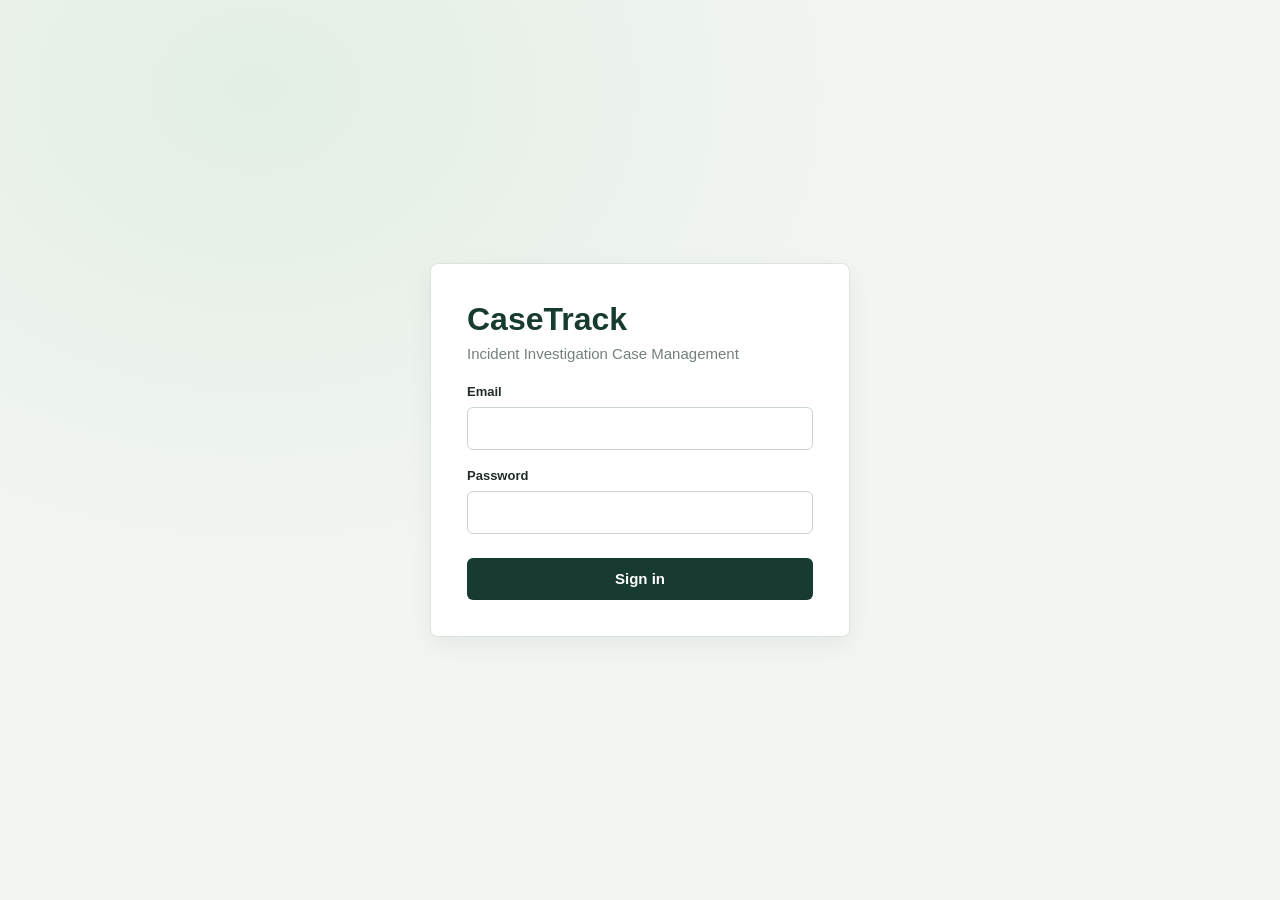
<file: project.html>
<!DOCTYPE html>
<html lang="en">
<head>
<meta charset="UTF-8">
<meta name="viewport" content="width=device-width,initial-scale=1">
<title>Sign in | CaseTrack</title>
<link rel="stylesheet" href="css/styles.css">
</head><body>
<main class="login">
  <section class="card">
    <h1>CaseTrack</h1>
    <p class="muted" style="margin-bottom:16px">Incident Investigation Case Management</p>
    <form action="index.html">
      <div class="field"><label for="email">Email</label><input id="email" type="email" required></div>
      <div class="field"><label for="pw">Password</label><input id="pw" type="password" required></div>
      <button class="btn btn-primary" style="width:100%;justify-content:center">Sign in</button>
    </form>
  </section>
</main>
</body>
</html>
</file>
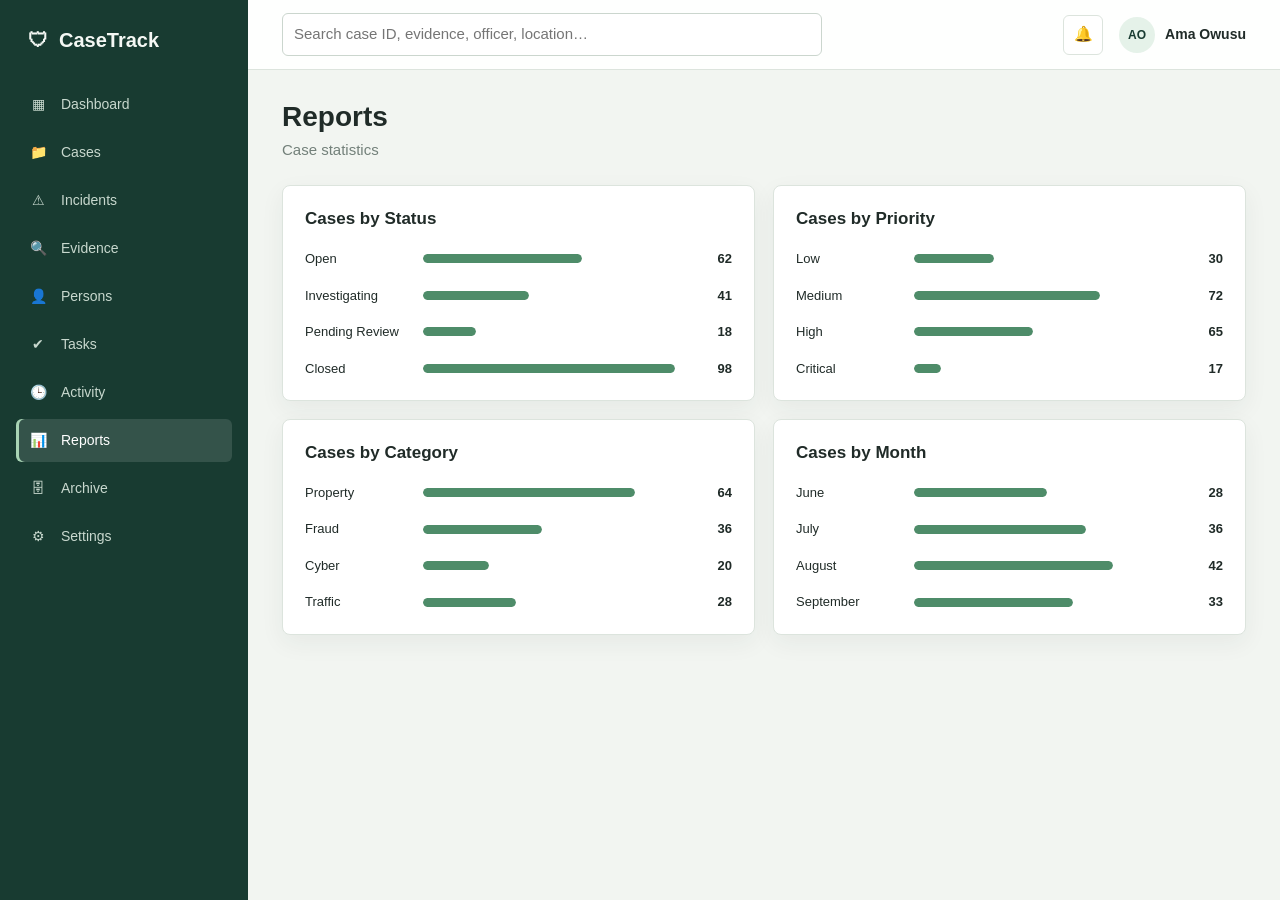
<file: reports.html>
<!DOCTYPE html>
<html lang="en">
<head>
<meta charset="UTF-8">
<meta name="viewport" content="width=device-width,initial-scale=1">
<title>Reports | CaseTrack</title>
<link rel="stylesheet" href="css/styles.css">
</head>
<body>
<input type="checkbox" id="nav-toggle" class="nav-toggle" aria-label="Toggle navigation">
<div class="app">
  <aside class="sidebar">
    <div class="brand">🛡 <span>CaseTrack</span></div>
    <nav class="nav" aria-label="Main">
      <a href="index.html"><span class="ico">▦</span><span class="lbl">Dashboard</span></a>
      <a href="cases.html"><span class="ico">📁</span><span class="lbl">Cases</span></a>
      <a href="incident.html"><span class="ico">⚠</span><span class="lbl">Incidents</span></a>
      <a href="evidence.html"><span class="ico">🔍</span><span class="lbl">Evidence</span></a>
      <a href="persons.html"><span class="ico">👤</span><span class="lbl">Persons</span></a>
      <a href="tasks.html"><span class="ico">✔</span><span class="lbl">Tasks</span></a>
      <a href="activity.html"><span class="ico">🕒</span><span class="lbl">Activity</span></a>
      <a href="reports.html" class="active"><span class="ico">📊</span><span class="lbl">Reports</span></a>
      <a href="archive.html"><span class="ico">🗄</span><span class="lbl">Archive</span></a>
      <a href="settings.html"><span class="ico">⚙</span><span class="lbl">Settings</span></a>
    </nav>
  </aside>
  <div class="main-wrap">
    <header class="topbar">
      <label for="nav-toggle" class="menu-btn" aria-label="Open menu">☰</label>
      <form class="search" role="search">
        <label class="sr-only" for="q">Search</label>
        <input id="q" type="search" placeholder="Search case ID, evidence, officer, location…">
      </form>
      <button class="icon-btn" aria-label="Notifications">🔔</button>
      <div class="user"><span class="avatar">AO</span><span class="lbl">Ama Owusu</span></div>
    </header>

    <main>
      <div class="page-head"><div><h1>Reports</h1><p>Case statistics</p></div></div>

      <section class="grid grid-2">
        <article class="card">
          <h2>Cases by Status</h2>
          <div class="bar"><span>Open</span><i style="width:60%"></i><b>62</b></div>
          <div class="bar"><span>Investigating</span><i style="width:40%"></i><b>41</b></div>
          <div class="bar"><span>Pending Review</span><i style="width:20%"></i><b>18</b></div>
          <div class="bar"><span>Closed</span><i style="width:95%"></i><b>98</b></div>
        </article>
        <article class="card">
          <h2>Cases by Priority</h2>
          <div class="bar"><span>Low</span><i style="width:30%"></i><b>30</b></div>
          <div class="bar"><span>Medium</span><i style="width:70%"></i><b>72</b></div>
          <div class="bar"><span>High</span><i style="width:45%"></i><b>65</b></div>
          <div class="bar"><span>Critical</span><i style="width:10%"></i><b>17</b></div>
        </article>
        <article class="card">
          <h2>Cases by Category</h2>
          <div class="bar"><span>Property</span><i style="width:80%"></i><b>64</b></div>
          <div class="bar"><span>Fraud</span><i style="width:45%"></i><b>36</b></div>
          <div class="bar"><span>Cyber</span><i style="width:25%"></i><b>20</b></div>
          <div class="bar"><span>Traffic</span><i style="width:35%"></i><b>28</b></div>
        </article>
        <article class="card">
          <h2>Cases by Month</h2>
          <div class="bar"><span>June</span><i style="width:50%"></i><b>28</b></div>
          <div class="bar"><span>July</span><i style="width:65%"></i><b>36</b></div>
          <div class="bar"><span>August</span><i style="width:75%"></i><b>42</b></div>
          <div class="bar"><span>September</span><i style="width:60%"></i><b>33</b></div>
        </article>
      </section>
    </main>
  </div>
</div>
</body>
</html>
</file>
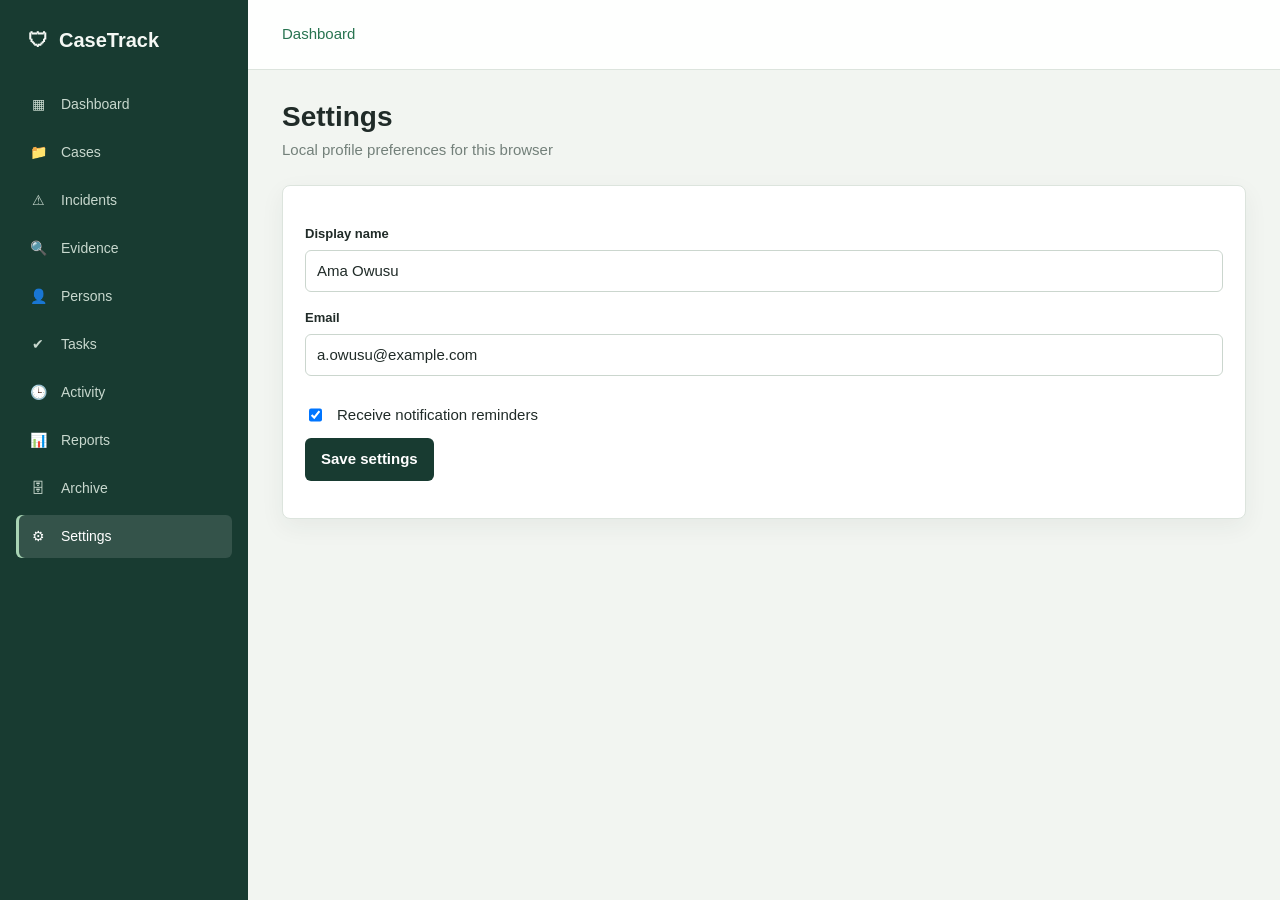
<file: settings.html>
<!DOCTYPE html>
<html lang="en">
<head>
<meta charset="UTF-8">
<meta name="viewport" content="width=device-width,initial-scale=1">
<title>Settings | CaseTrack</title>
<link rel="stylesheet" href="css/styles.css">
</head>
<body>
<div class="app">
  <aside class="sidebar">
    <div class="brand">🛡 <span>CaseTrack</span></div>
    <nav class="nav" aria-label="Main">
      <a href="index.html"><span class="ico">▦</span><span class="lbl">Dashboard</span></a>
      <a href="cases.html"><span class="ico">📁</span><span class="lbl">Cases</span></a>
      <a href="incident.html"><span class="ico">⚠</span><span class="lbl">Incidents</span></a>
      <a href="evidence.html"><span class="ico">🔍</span><span class="lbl">Evidence</span></a>
      <a href="persons.html"><span class="ico">👤</span><span class="lbl">Persons</span></a>
      <a href="tasks.html"><span class="ico">✔</span><span class="lbl">Tasks</span></a>
      <a href="activity.html"><span class="ico">🕒</span><span class="lbl">Activity</span></a>
      <a href="reports.html"><span class="ico">📊</span><span class="lbl">Reports</span></a>
      <a href="archive.html"><span class="ico">🗄</span><span class="lbl">Archive</span></a>
      <a href="settings.html" class="active"><span class="ico">⚙</span><span class="lbl">Settings</span></a>
    </nav>
  </aside>
  <div class="main-wrap">
    <header class="topbar"><a href="index.html">Dashboard</a></header>
    <main>
      <div class="page-head"><div><h1>Settings</h1><p>Local profile preferences for this browser</p></div></div>
      <section class="card">
        <form id="settings-form" class="settings-form">
          <div class="field"><label for="display-name">Display name</label><input id="display-name" name="displayName" value="Ama Owusu" required></div>
          <div class="field"><label for="email">Email</label><input id="email" name="email" type="email" value="a.owusu@example.com" required></div>
          <label class="row"><input id="notifications" name="notifications" type="checkbox" checked> Receive notification reminders</label>
          <button class="btn btn-primary" type="submit">Save settings</button>
          <p id="settings-status" class="muted" role="status" aria-live="polite"></p>
        </form>
      </section>
    </main>
  </div>
</div>
<script>
const settingsForm = document.querySelector('#settings-form');
const savedSettings = JSON.parse(localStorage.getItem('casetrack-settings') || '{}');
if (savedSettings.displayName) settingsForm.elements.displayName.value = savedSettings.displayName;
if (savedSettings.email) settingsForm.elements.email.value = savedSettings.email;
if (typeof savedSettings.notifications === 'boolean') settingsForm.elements.notifications.checked = savedSettings.notifications;
settingsForm.addEventListener('submit', (event) => {
  event.preventDefault();
  localStorage.setItem('casetrack-settings', JSON.stringify({
    displayName: settingsForm.elements.displayName.value,
    email: settingsForm.elements.email.value,
    notifications: settingsForm.elements.notifications.checked
  }));
  document.querySelector('#settings-status').textContent = 'Settings saved in this browser.';
});
</script>
</body>
</html>
</file>
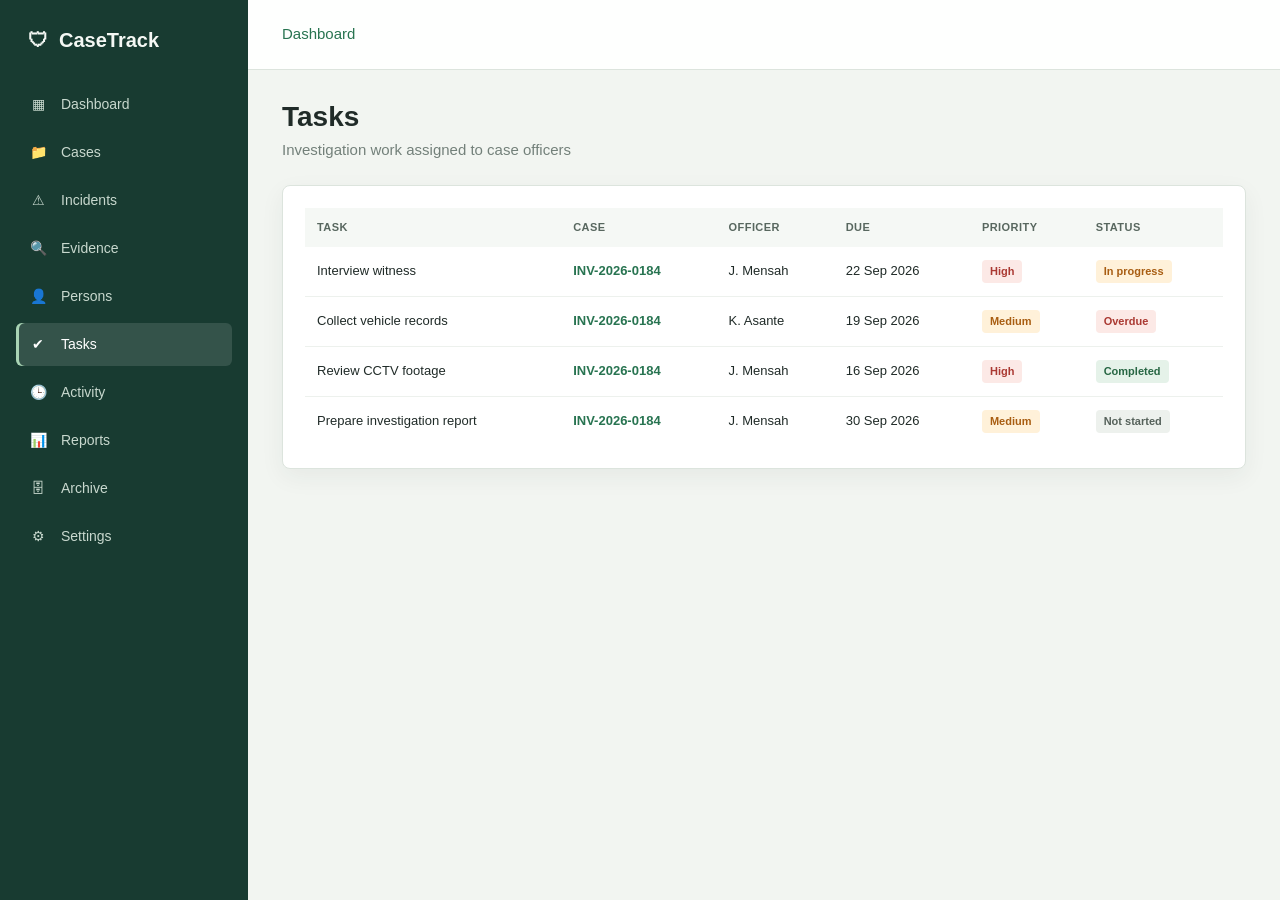
<file: tasks.html>
<!DOCTYPE html>
<html lang="en">
<head>
<meta charset="UTF-8">
<meta name="viewport" content="width=device-width,initial-scale=1">
<title>Tasks | CaseTrack</title>
<link rel="stylesheet" href="css/styles.css">
</head>
<body>
<div class="app">
  <aside class="sidebar">
    <div class="brand">🛡 <span>CaseTrack</span></div>
    <nav class="nav" aria-label="Main">
      <a href="index.html"><span class="ico">▦</span><span class="lbl">Dashboard</span></a>
      <a href="cases.html"><span class="ico">📁</span><span class="lbl">Cases</span></a>
      <a href="incident.html"><span class="ico">⚠</span><span class="lbl">Incidents</span></a>
      <a href="evidence.html"><span class="ico">🔍</span><span class="lbl">Evidence</span></a>
      <a href="persons.html"><span class="ico">👤</span><span class="lbl">Persons</span></a>
      <a href="tasks.html" class="active"><span class="ico">✔</span><span class="lbl">Tasks</span></a>
      <a href="activity.html"><span class="ico">🕒</span><span class="lbl">Activity</span></a>
      <a href="reports.html"><span class="ico">📊</span><span class="lbl">Reports</span></a>
      <a href="archive.html"><span class="ico">🗄</span><span class="lbl">Archive</span></a>
      <a href="settings.html"><span class="ico">⚙</span><span class="lbl">Settings</span></a>
    </nav>
  </aside>
  <div class="main-wrap">
    <header class="topbar"><a href="index.html">Dashboard</a></header>
    <main>
      <div class="page-head"><div><h1>Tasks</h1><p>Investigation work assigned to case officers</p></div></div>
      <section class="card">
        <div class="table-wrap">
          <table class="stack">
            <thead><tr><th>Task</th><th>Case</th><th>Officer</th><th>Due</th><th>Priority</th><th>Status</th></tr></thead>
            <tbody>
              <tr><td data-label="Task">Interview witness</td><td data-label="Case"><a href="case-details.html">INV-2026-0184</a></td><td data-label="Officer">J. Mensah</td><td data-label="Due">22 Sep 2026</td><td data-label="Priority"><span class="badge b-danger">High</span></td><td data-label="Status"><span class="badge b-warn">In progress</span></td></tr>
              <tr><td data-label="Task">Collect vehicle records</td><td data-label="Case"><a href="case-details.html">INV-2026-0184</a></td><td data-label="Officer">K. Asante</td><td data-label="Due">19 Sep 2026</td><td data-label="Priority"><span class="badge b-warn">Medium</span></td><td data-label="Status"><span class="badge b-danger">Overdue</span></td></tr>
              <tr><td data-label="Task">Review CCTV footage</td><td data-label="Case"><a href="case-details.html">INV-2026-0184</a></td><td data-label="Officer">J. Mensah</td><td data-label="Due">16 Sep 2026</td><td data-label="Priority"><span class="badge b-danger">High</span></td><td data-label="Status"><span class="badge b-ok">Completed</span></td></tr>
              <tr><td data-label="Task">Prepare investigation report</td><td data-label="Case"><a href="case-details.html">INV-2026-0184</a></td><td data-label="Officer">J. Mensah</td><td data-label="Due">30 Sep 2026</td><td data-label="Priority"><span class="badge b-warn">Medium</span></td><td data-label="Status"><span class="badge">Not started</span></td></tr>
            </tbody>
          </table>
        </div>
      </section>
    </main>
  </div>
</div>
</body>
</html>
</file>
<file: css/styles.css>
:root { 
 
 color-scheme: light;
  --ink: #202b28;
  --muted: #73807a;
  --canvas: #f2f5f1;
  --surface: #ffffff;
  --line: #dce4dd;
  --forest: #183b31;
  --forest-light: #245544;
  --mint: #e5f2e9;
  --accent: #287451;
  --amber: #a85d12;
  --amber-bg: #fff1d9;
  --red: #aa3932;
  --red-bg: #fce9e6;
  --blue: #356b89;
  --blue-bg: #e6f1f7;
  --radius: 8px;
  --shadow: 0 8px 24px rgba(31, 52, 43, .06);
}

* { box-sizing: border-box; }
html { min-width: 340px; scroll-behavior: smooth; }
body {
  margin: 0;
  background: var(--canvas);
  color: var(--ink);
  font: 15px/1.5 "Segoe UI", Tahoma, sans-serif;
}
button, input, select { font: inherit; }
button, a, input, select { -webkit-tap-highlight-color: transparent; }
a { color: var(--accent); text-decoration: none; }
a:hover { color: var(--forest); }
button { color: inherit; }
h1, h2, h3, p { margin-top: 0; }
h1 { margin-bottom: 5px; font-size: 28px; line-height: 1.2; letter-spacing: 0; }
h2 { margin-bottom: 18px; font-size: 17px; line-height: 1.35; letter-spacing: 0; }
h3 { margin-bottom: 6px; font-size: 16px; }
.muted, .page-head p { color: var(--muted); }
.sr-only {
  position: absolute; width: 1px; height: 1px; padding: 0; margin: -1px;
  overflow: hidden; clip: rect(0, 0, 0, 0); white-space: nowrap; border: 0;
}

.app { display: flex; min-height: 100vh; }
.sidebar {
  position: sticky; top: 0; display: flex; flex: 0 0 248px; flex-direction: column;
  width: 248px; height: 100vh; padding: 25px 16px;
  background: var(--forest); color: #f4f8f4;
}
.brand { display: flex; align-items: center; gap: 11px; padding: 0 12px 28px; font-size: 20px; font-weight: 700; }
.brand span { color: #f4f8f4; }
.nav { display: grid; gap: 5px; }
.nav a {
  display: flex; min-height: 43px; align-items: center; gap: 13px; padding: 9px 12px;
  border-radius: 6px; color: #c8d8ce; font-size: 14px; transition: background .16s ease, color .16s ease;
}
.nav a:hover, .nav a.active { background: rgba(255, 255, 255, .12); color: #fff; }
.nav a.active { box-shadow: inset 3px 0 #a8d4b4; }
.ico { width: 20px; text-align: center; }
.main-wrap { min-width: 0; flex: 1; }
.topbar {
  position: sticky; z-index: 5; top: 0; display: flex; height: 70px; align-items: center; gap: 16px;
  padding: 0 34px; border-bottom: 1px solid var(--line); background: rgba(255, 255, 255, .96);
}
.search { width: min(540px, 60%); margin-right: auto; }
.search input { width: 100%; }
.user { display: flex; align-items: center; gap: 10px; font-size: 14px; font-weight: 600; }
.avatar { display: inline-grid; width: 36px; height: 36px; flex: 0 0 36px; place-items: center; border-radius: 50%; background: var(--mint); color: var(--forest); font-size: 12px; font-weight: 700; }
.menu-btn { display: none; cursor: pointer; font-size: 22px; }
.nav-toggle { position: absolute; width: 1px; height: 1px; opacity: 0; }

main:not(.login) { width: 100%; max-width: 1600px; margin: 0 auto; padding: 30px 34px 48px; }
.page-head { display: flex; align-items: center; justify-content: space-between; gap: 20px; margin-bottom: 24px; }
.page-head p { margin-bottom: 0; }
.grid { display: grid; gap: 18px; margin-bottom: 20px; }
.grid-2 { grid-template-columns: repeat(2, minmax(0, 1fr)); }
.grid-3 { grid-template-columns: repeat(3, minmax(0, 1fr)); }
.grid-4 { grid-template-columns: repeat(4, minmax(0, 1fr)); }
.split { grid-template-columns: minmax(0, 1.65fr) minmax(260px, 1fr); }
.card { min-width: 0; padding: 22px; border: 1px solid var(--line); border-radius: var(--radius); background: var(--surface); box-shadow: var(--shadow); }
.card > :last-child { margin-bottom: 0; }
.stat { position: relative; overflow: hidden; padding: 19px 20px; }
.stat::before { position: absolute; top: 0; left: 0; width: 4px; height: 100%; background: #78a98a; content: ""; }
.stat .num { font-size: 30px; font-weight: 700; line-height: 1.2; }
.stat .lbl { margin-top: 7px; color: var(--muted); font-size: 13px; }
.stat.warn::before { background: #d49739; }
.stat.danger::before { background: #ce6257; }
.stat.ok::before { background: #448b62; }

.btn, .icon-btn {
  display: inline-flex; align-items: center; justify-content: center; gap: 8px; min-height: 40px;
  border: 1px solid transparent; border-radius: 6px; cursor: pointer; transition: background .16s ease, border-color .16s ease;
}
.btn { padding: 9px 15px; font-weight: 600; }
.btn-primary { background: var(--forest); color: #fff; }
.btn-primary:hover { background: var(--forest-light); color: #fff; }
.icon-btn { width: 40px; height: 40px; padding: 0; border-color: var(--line); background: #fff; }
.icon-btn:hover { background: var(--canvas); }
input, select {
  min-height: 40px; padding: 9px 11px; border: 1px solid #cbd6ce; border-radius: 6px;
  outline: none; background: #fff; color: var(--ink);
}
input:focus, select:focus { border-color: var(--accent); box-shadow: 0 0 0 3px rgba(40, 116, 81, .13); }
.filters { display: flex; flex-wrap: wrap; gap: 10px; }
.filters input[type="search"] { flex: 1 1 180px; }
.filters select, .filters input[type="date"] { flex: 1 1 145px; }

.table-wrap { width: 100%; overflow-x: auto; }
table { width: 100%; border-collapse: collapse; text-align: left; font-size: 13px; }
th { padding: 11px 12px; background: #f5f8f5; color: #58675f; font-size: 11px; font-weight: 700; letter-spacing: .04em; text-transform: uppercase; white-space: nowrap; }
td { padding: 13px 12px; border-bottom: 1px solid #edf1ed; vertical-align: middle; }
tbody tr:last-child td { border-bottom: 0; }
tbody tr:hover { background: #f8faf8; }
td a { font-weight: 600; }
.badge { display: inline-flex; align-items: center; min-height: 23px; padding: 3px 8px; border-radius: 4px; background: #edf1ed; color: #56625b; font-size: 11px; font-weight: 700; white-space: nowrap; }
.b-danger { background: var(--red-bg); color: var(--red); }
.b-warn { background: var(--amber-bg); color: var(--amber); }
.b-ok { background: var(--mint); color: #276643; }
.b-info { background: var(--blue-bg); color: var(--blue); }

.bar { display: grid; grid-template-columns: minmax(84px, .8fr) minmax(80px, 2fr) 32px; align-items: center; gap: 12px; margin: 17px 0; font-size: 13px; }
.bar i { display: block; height: 9px; overflow: hidden; border-radius: 10px; background: #e7ede8; }
.bar i::after { display: block; width: 100%; height: 100%; border-radius: inherit; background: #4e8c69; content: ""; }
.bar b { text-align: right; font-size: 13px; }
.list { margin: 0; padding: 0; list-style: none; }
.list li { padding: 13px 0; border-bottom: 1px solid #edf1ed; }
.list li:last-child { border-bottom: 0; }
.list .muted { margin-top: 3px; font-size: 12px; }
.state { padding: 28px 12px; color: var(--muted); text-align: center; }
.state .big { margin-bottom: 8px; font-size: 30px; }
.state h3 { color: var(--ink); }
.state p { margin-bottom: 0; }
.row { display: flex; align-items: center; gap: 12px; }
.between { justify-content: space-between; }
.case-header { display: grid; grid-template-columns: minmax(0, 1.4fr) minmax(240px, 1fr); gap: 28px; }
.case-header h1 { margin-bottom: 12px; }
.details { display: grid; grid-template-columns: minmax(100px, .8fr) minmax(120px, 1.2fr); gap: 9px 16px; margin: 0; font-size: 13px; }
.details dt { color: var(--muted); }
.details dd { margin: 0; font-weight: 600; }
.tabs { display: flex; gap: 20px; margin: 18px 0; overflow-x: auto; border-bottom: 1px solid var(--line); }
.tabs a { flex: 0 0 auto; padding: 12px 2px; color: var(--muted); font-size: 13px; }
.tabs a.active, .tabs a:hover { border-bottom: 2px solid var(--accent); color: var(--forest); }
.timeline { border-left: 2px solid #dce8df; padding-left: 19px; }
.tl-item { position: relative; padding: 0 0 20px; }
.tl-item::before { position: absolute; top: 5px; left: -25px; width: 9px; height: 9px; border: 2px solid #fff; border-radius: 50%; background: var(--accent); box-shadow: 0 0 0 1px var(--accent); content: ""; }
.tl-item p { margin: 7px 0 0; }
.note { padding: 13px 0; border-top: 1px solid #edf1ed; }
.note p { margin: 8px 0 0; }
.thumb { display: grid; min-height: 120px; margin: -22px -22px 16px; place-items: center; border-radius: 8px 8px 0 0; background: #eaf1eb; font-size: 40px; }

.login { display: grid; min-height: 100vh; place-items: center; padding: 24px; background: radial-gradient(ellipse at 20% 10%, #e3efe4 0, transparent 42%), var(--canvas); }
.login > .card { width: min(100%, 420px); padding: 36px; }
.login h1 { color: var(--forest); font-size: 32px; }
.login .field { display: grid; gap: 6px; margin: 16px 0; }
.login .field label { font-size: 13px; font-weight: 600; }
.login .field input { width: 100%; }
.login .btn { width: 100%; margin-top: 8px; }
.settings-form .field { display: grid; gap: 6px; margin: 16px 0; }
.settings-form .field label { font-size: 13px; font-weight: 600; }
.settings-form .field input { width: 100%; }

@media (max-width: 1100px) {
  .sidebar { flex-basis: 218px; width: 218px; }
  main:not(.login) { padding-right: 24px; padding-left: 24px; }
  .grid-4 { grid-template-columns: repeat(2, minmax(0, 1fr)); }
  .grid-3 { grid-template-columns: repeat(2, minmax(0, 1fr)); }
}
@media (max-width: 760px) {
  .sidebar { position: fixed; z-index: 10; left: 0; width: 248px; transform: translateX(-100%); transition: transform .2s ease; }
  .nav-toggle:checked ~ .app .sidebar { transform: translateX(0); }
  .menu-btn { display: inline-flex; }
  .topbar { height: 62px; gap: 11px; padding: 0 16px; }
  .topbar .search { width: auto; flex: 1; }
  .user .lbl { display: none; }
  main:not(.login) { padding: 23px 16px 36px; }
  .split, .case-header { grid-template-columns: 1fr; }
  .grid-2 { grid-template-columns: 1fr; }
}
@media (max-width: 520px) {
  h1 { font-size: 24px; }
  .page-head { align-items: flex-start; }
  .page-head .btn { flex: 0 0 auto; padding: 8px 10px; font-size: 12px; }
  .grid-3, .grid-4 { grid-template-columns: 1fr; }
  .card { padding: 17px; }
  .thumb { margin: -17px -17px 14px; }
  .login > .card { padding: 26px 22px; }
  .table-wrap table.stack { min-width: 620px; }
  .filters > * { flex: 1 1 100% !important; }
  .details { grid-template-columns: 1fr 1.2fr; }
}
</file>
